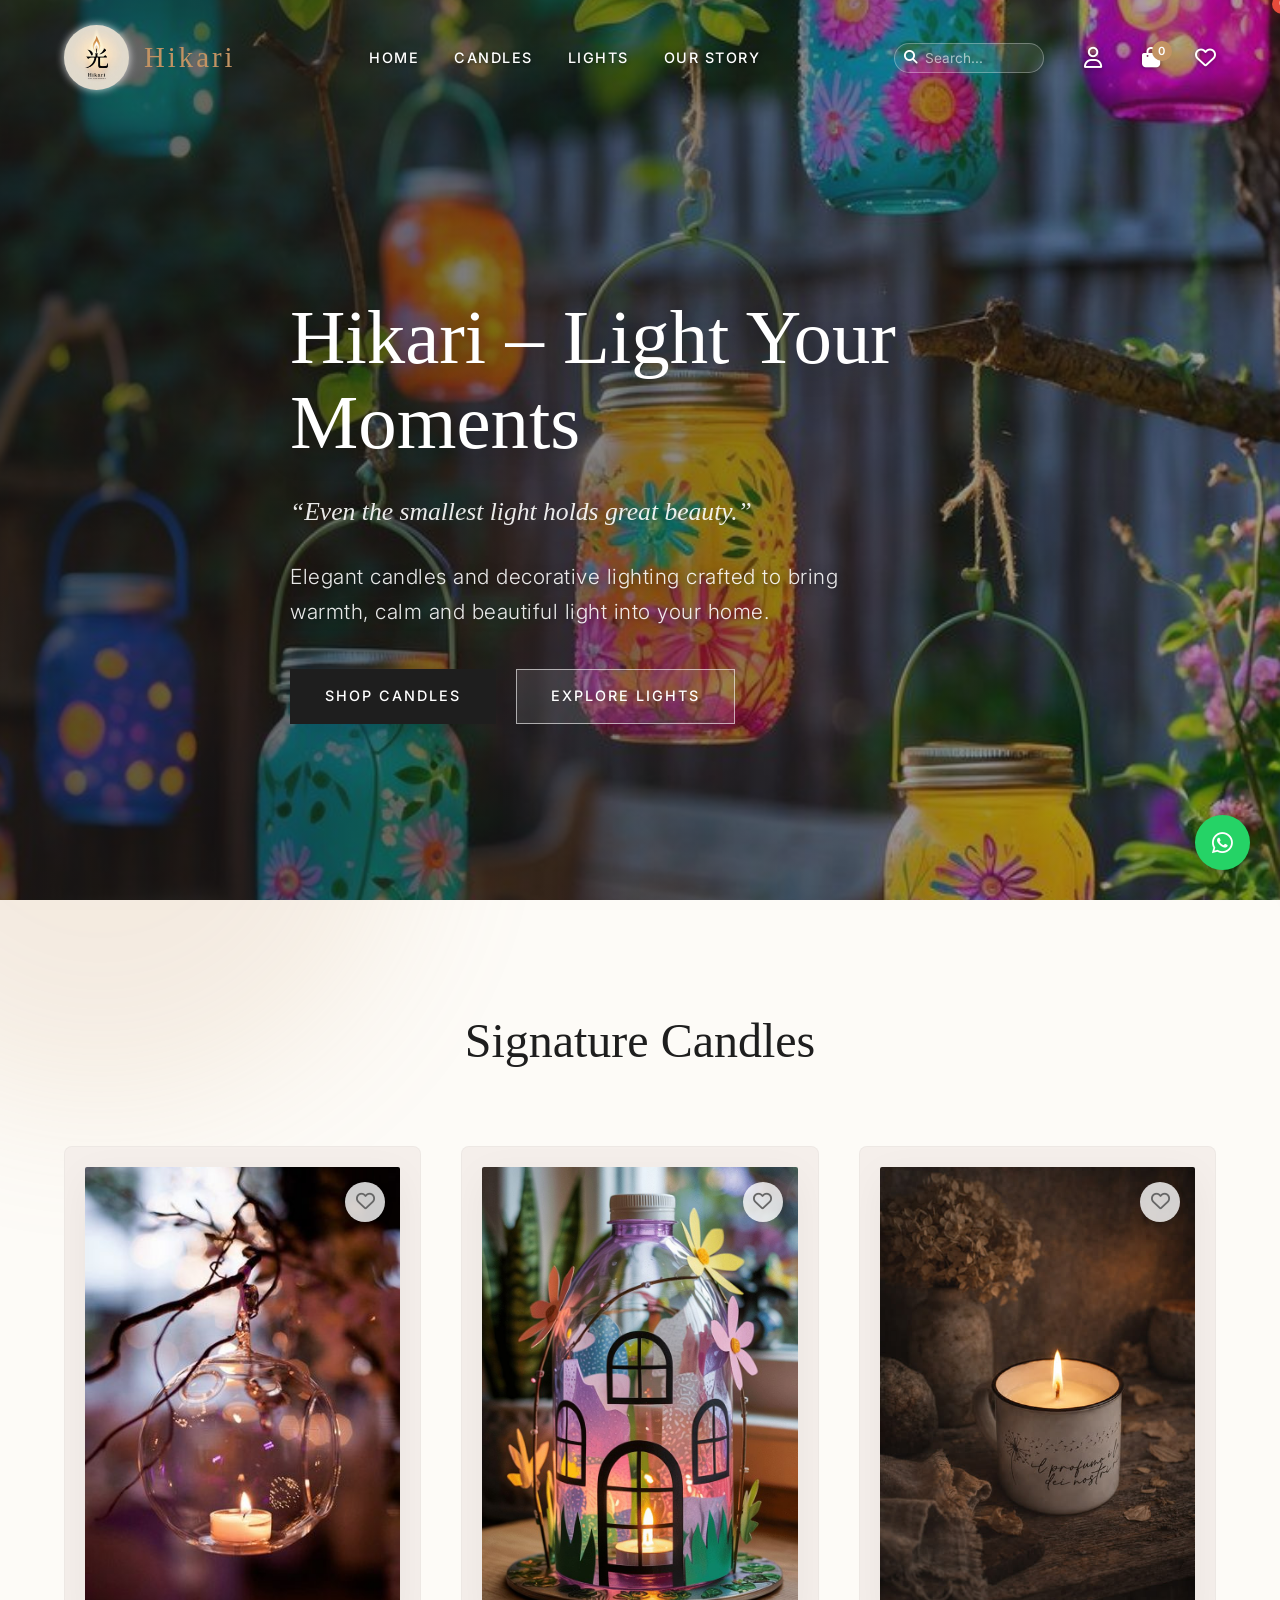
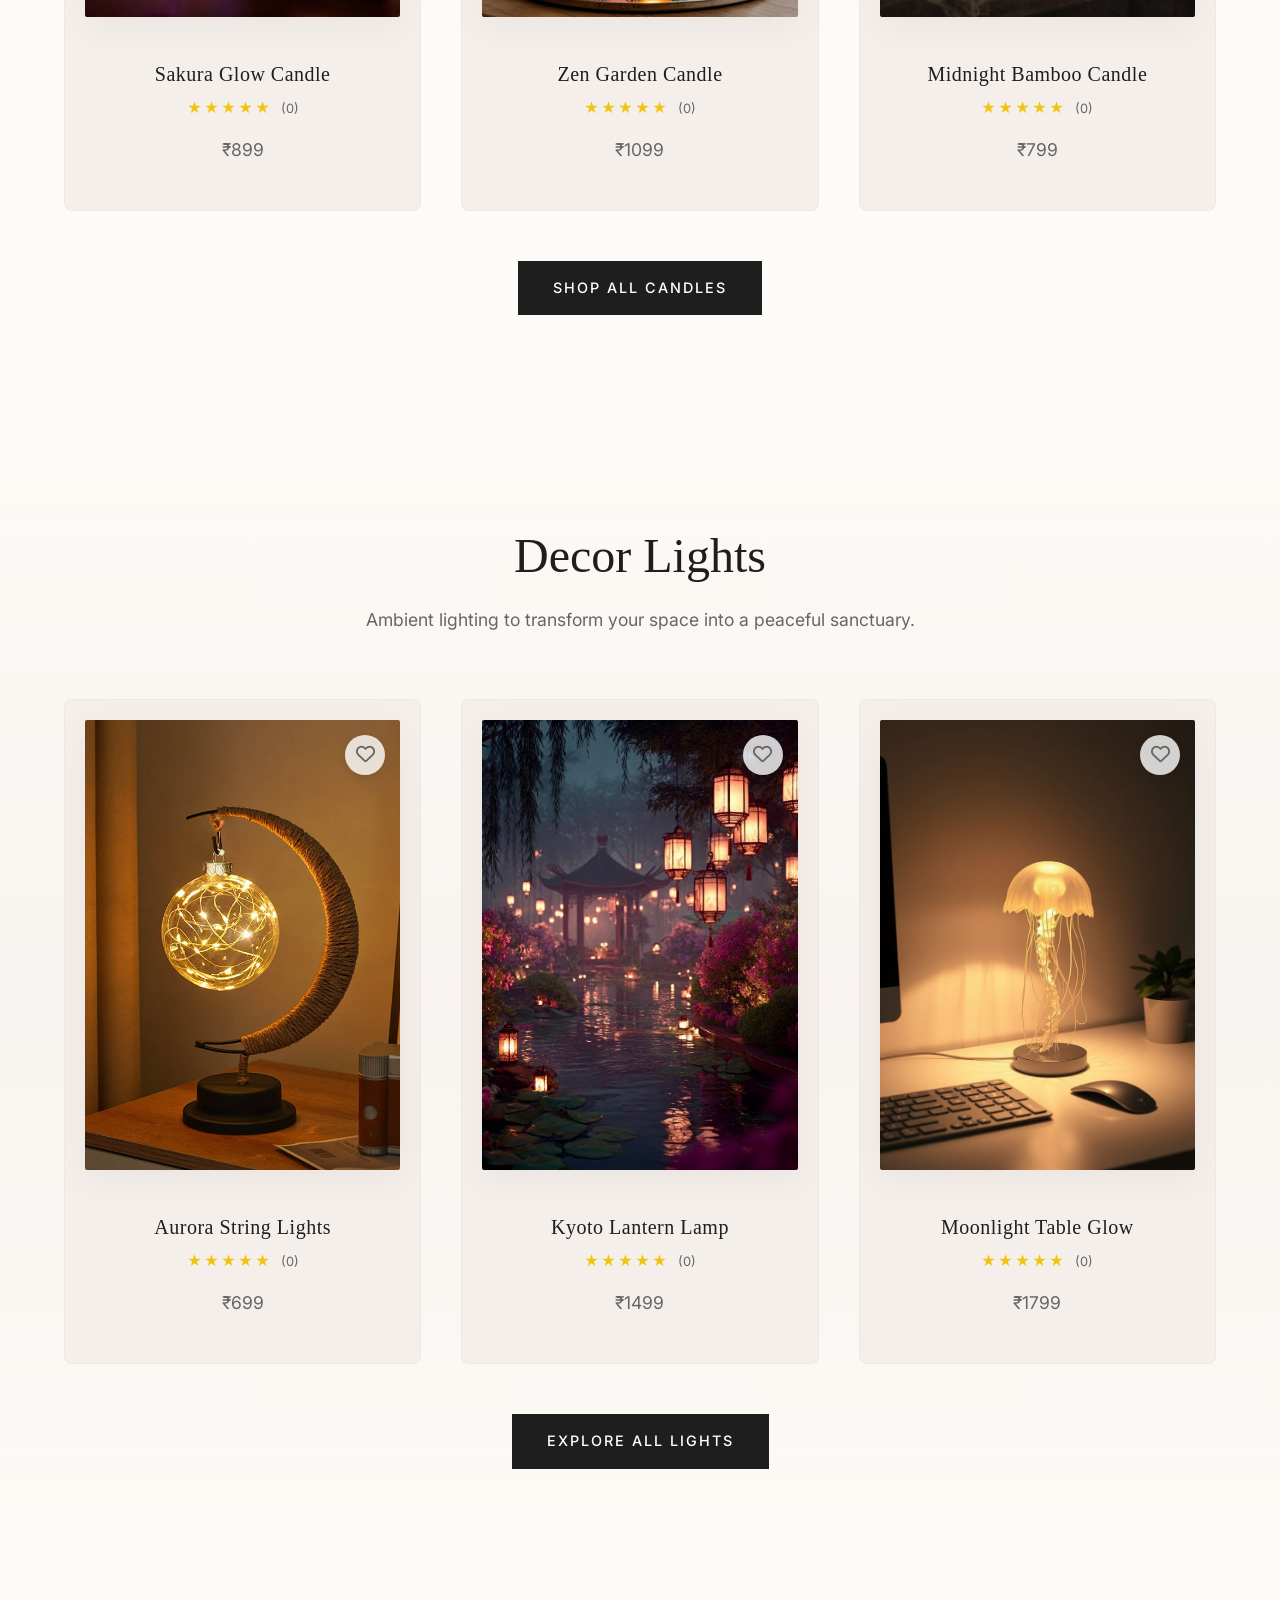
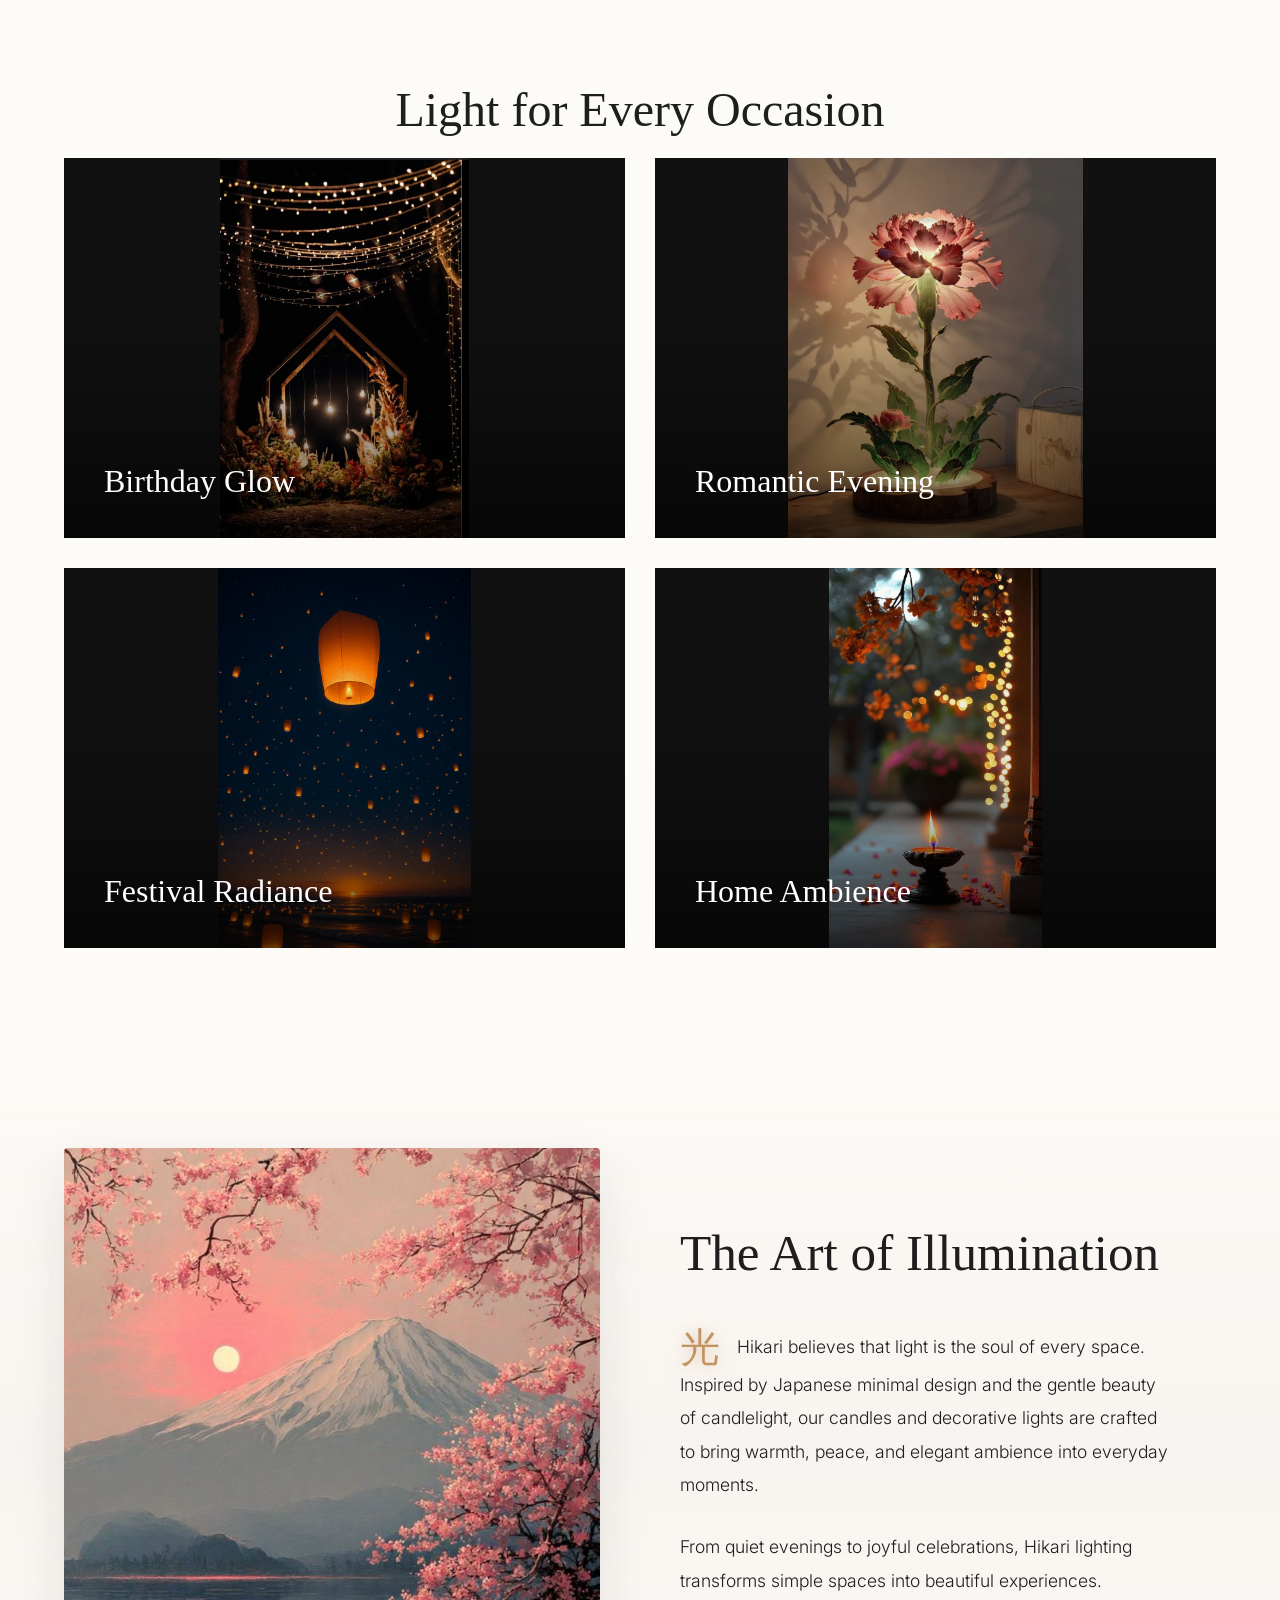
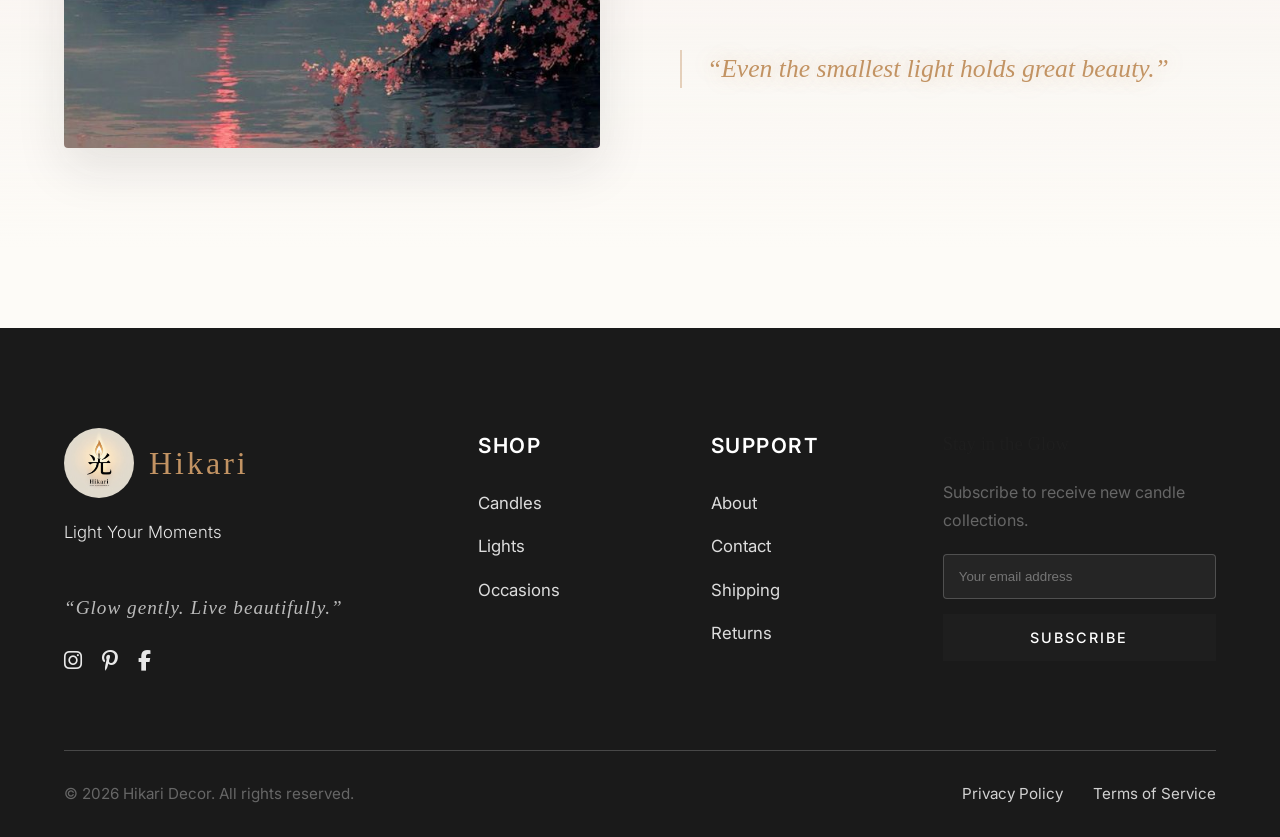
<file: index.html>
<head>
    <meta charset="UTF-8">
    <meta name="viewport" content="width=device-width, initial-scale=1.0">
    <title>Hikari – Light Your Moments</title>
    <!-- Fonts -->
    <link rel="preconnect" href="https://fonts.googleapis.com">
    <link rel="preconnect" href="https://fonts.gstatic.com" crossorigin>
    <link
        href="https://fonts.googleapis.com/css2?family=Cinzel:wght@400;500;600;700&family=Inter:wght@300;400;500;600&display=swap"
        rel="stylesheet">
    <!-- Icons -->
    <link rel="icon" href="images/logo.jpeg">
    <link rel="stylesheet" href="https://cdnjs.cloudflare.com/ajax/libs/font-awesome/6.4.0/css/all.min.css">
    <!-- Styles -->
    <link rel="stylesheet" href="styles.css">
</head>

<body class="luxury-theme">

    <!-- Mini Cart Sidebar -->
    <div class="cart-overlay" id="cartOverlay"></div>
    <div class="cart-sidebar" id="cartSidebar">
        <div class="cart-header">
            <h3>Your Cart</h3>
            <button class="close-cart" id="closeCart" aria-label="Close Cart">
                <i class="fas fa-times"></i>
            </button>
        </div>
        <div class="cart-items" id="cartItemsContainer">
            <!-- Dynamically populated -->
        </div>
        <div class="cart-footer">
            <div class="cart-total">
                <span>Subtotal</span>
                <span>₹1598</span>
            </div>
            <button class="btn btn-outline btn-full" id="continueShopping">Continue Shopping</button>
            <button class="btn btn-primary btn-full checkout-btn">Checkout</button>
        </div>
    </div>

    <!-- Background Effects -->
    <div class="bg-effects">
        <div class="glow-orb orb-1"></div>
        <div class="glow-orb orb-2"></div>
        <div class="glow-orb orb-3"></div>
        <div id="particles-container"></div>
    </div>

    <!-- Sticky Navigation -->
    <nav class="navbar glass-nav" id="navbar">
        <div class="container nav-content">
            <a href="#home" class="logo" id="navLogo"
                style="display: flex; align-items: center; gap: 15px; text-decoration: none; position: relative;">
                <img src="images/logo.jpeg" alt="Hikari Logo" class="nav-logo-img">
                <span class="brand-name title-glow"
                    style="font-family: var(--font-serif); font-size: 1.8rem; font-weight: 500; color: var(--gold-highlight); letter-spacing: 3px; position: relative; z-index: 2;">Hikari</span>
            </a>
            <ul class="nav-links">
                <li><a href="index.html">Home</a></li>
                <li><a href="candles.html">Candles</a></li>
                <li><a href="lights.html">Lights</a></li>
                <li><a href="#about">Our Story</a></li>
            </ul>
            <div class="nav-icons">
                <div class="search-container" style="display: inline-block; position: relative;">
                    <input type="text" id="searchInput" class="search-input" placeholder="Search..." autocomplete="off">
                    <i class="fas fa-search search-icon"></i>
                </div>
                <div class="user-menu-container" style="display: inline-block; position: relative; margin-left:15px; margin-right: 15px;">
                    <a href="#" aria-label="Account" class="user-icon" id="userIcon">
                        <i class="far fa-user"></i>
                    </a>
                    <div class="user-dropdown" id="userDropdown">
                        <ul id="loggedOutMenu">
                            <li><a href="#" id="openLogin">Login</a></li>
                            <li><a href="#" id="openRegister">Register</a></li>
                        </ul>
                        <ul id="loggedInMenu" style="display: none;">
                            <li><span id="userNameDisplay" class="dropdown-header"></span></li>
                            <li><a href="#" id="openOrders">My Orders</a></li>
                            <li id="adminLinkContainer" style="display:none;"><a href="#" id="openAdmin">Admin Panel</a></li>
                            <li><a href="#" id="logoutBtn" style="color:#d9534f;">Logout</a></li>
                        </ul>
                    </div>
                </div>
                <a href="#" aria-label="Cart" class="cart-icon" id="cartOpenBtn">
                    <i class="fas fa-shopping-bag"></i>
                    <span class="cart-count" id="cartBadge">0</span>
                </a>
                <a href="#" aria-label="Wishlist" class="wishlist-nav-icon" id="wishlistOpenBtn" style="margin-left: 10px; font-size: 1.3rem;">
                    <i class="far fa-heart"></i>
                    <span class="cart-count" id="wishlistBadge" style="background:#e74c3c;">0</span>
                </a>
                <button class="mobile-menu-btn" aria-label="Toggle Menu">
                    <i class="fas fa-bars"></i>
                </button>
            </div>
        </div>
    </nav>

    <!-- Hero Section -->
    <section id="home" class="hero luxury-hero hero-navbar-padding">
        <div class="hero-bg luxury-hero-bg"></div>
        <div class="hero-content container fade-in-up">
            <h1 class="hero-title glow-text">Hikari – Light Your Moments</h1>
            <p class="hero-quote"
                style="font-family: var(--font-serif); font-size: 1.6rem; font-style: italic; margin-bottom: 25px; color: rgba(255,255,255,0.9);">
                “Even the smallest light holds great beauty.”</p>
            <p class="hero-subtitle">Elegant candles and decorative lighting crafted to bring warmth, calm and beautiful
                light into your home.</p>
            <div class="hero-actions">
                <a href="candles.html" class="btn btn-primary btn-glow">Shop Candles</a>
                <a href="lights.html" class="btn btn-outline btn-glass">Explore Lights</a>
            </div>
        </div>
    </section>

    <!-- Candles Section -->
    <section id="candles" class="products section-padding">
        <div class="container">
            <div class="section-header text-center block-header" style="position: relative;">
                <h2 class="section-title">Signature Candles</h2>

            </div>
            <div class="product-grid columns-3" id="candles-grid">
                <!-- Products dynamically loaded from products.js -->
            </div>
            <div class="text-center" style="margin-top: 50px;">
                <a href="candles.html" class="btn btn-primary">Shop All Candles</a>
            </div>
        </div>
    </section>

    <!-- Lights Section -->
    <section id="lights" class="products section-padding alt-bg-gradient">
        <div class="container">
            <div class="section-header text-center block-header" style="position: relative;">
                <h2 class="section-title">Decor Lights</h2>
                <p class="section-desc">Ambient lighting to transform your space into a peaceful sanctuary.</p>

            </div>
            <div class="product-grid columns-3" id="lights-grid">
                <!-- Products dynamically loaded from products.js -->
            </div>
            <div class="text-center" style="margin-top: 50px;">
                <a href="lights.html" class="btn btn-primary">Explore All Lights</a>
            </div>
        </div>
    </section>

    <!-- Occasions Section -->
    <section id="occasions" class="occasions section-padding">
        <div class="container">
            <h2 class="section-title text-center">Light for Every Occasion</h2>

            <div class="occasion-grid-4 reveal">
                <!-- Card 1 -->
                <a href="candles.html" class="occasion-card">
                    <img src="images/occasions/bd.jpg" class="occasion-img" alt="Birthday Glow" loading="lazy">
                    <div class="occasion-overlay">
                        <h4>Birthday Glow</h4>
                    </div>
                </a>
                <!-- Card 2 -->
                <a href="candles.html" class="occasion-card">
                    <img src="images/occasions/r1.jpg" class="occasion-img" alt="Romantic Evening" loading="lazy">
                    <div class="occasion-overlay">
                        <h4>Romantic Evening</h4>
                    </div>
                </a>
                <!-- Card 3 -->
                <a href="lights.html" class="occasion-card">
                    <img src="images/occasions/fs.jpg" class="occasion-img" alt="Festival Radiance" loading="lazy">
                    <div class="occasion-overlay">
                        <h4>Festival Radiance</h4>
                    </div>
                </a>
                <!-- Card 4 -->
                <a href="lights.html" class="occasion-card">
                    <img src="images/occasions/hm.jpg" class="occasion-img" alt="Home Ambience" loading="lazy">
                    <div class="occasion-overlay">
                        <h4>Home Ambience</h4>
                    </div>
                </a>
            </div>
        </div>
    </section>

    <!-- About Hikari -->
    <section id="about" class="about section-padding alt-bg-gradient">
        <div class="container">
            <div class="about-grid">
                <div class="about-img reveal">
                    <img src="images/art.jpg" alt="Making of Hikari Candles" loading="lazy">
                </div>
                <div class="about-content reveal" style="transition-delay: 0.2s;">
                    <h2 class="section-title">The Art of Illumination</h2>
                    <p><span class="kanji-highlight">光</span> Hikari believes that light is the soul of every space. Inspired by Japanese minimal design and the gentle beauty of candlelight, our candles and decorative lights are crafted to bring warmth, peace, and elegant ambience into everyday moments.</p>
                    <p>From quiet evenings to joyful celebrations, Hikari lighting transforms simple spaces into beautiful experiences.</p>
                    <blockquote class="about-quote">
                        “Even the smallest light holds great beauty.”
                    </blockquote>
                </div>
            </div>
        </div>
    </section>

    <footer id="contact" class="footer luxury-footer" style="position: relative; overflow: hidden;">
        
        <div class="container footer-grid" style="position: relative; z-index: 1;">
            <div class="footer-brand">
                <a href="#home" class="logo"
                    style="display: flex; align-items: center; gap: 15px; margin-bottom: 20px; text-decoration: none;">
                    <img src="images/logo.jpeg" alt="Hikari Logo" class="footer-logo-img" style="margin-bottom: 0;">
                    <span class="brand-name"
                        style="font-family: var(--font-serif); font-size: 2rem; font-weight: 500; color: var(--gold-highlight); letter-spacing: 3px;">
                        Hikari</span>
                </a>
                <p>Light Your Moments</p>
                <div class="footer-quote brand-name" style="font-family: var(--font-serif); font-style: italic; font-size: 1.2rem; margin-top: 15px; font-weight: 500; letter-spacing: 1px;">
                    “Glow gently. Live beautifully.”
                </div>
                <div class="social-links" style="margin-top: 25px;">
                    <a href="#" aria-label="Instagram"><i class="fab fa-instagram"></i></a>
                    <a href="#" aria-label="Pinterest"><i class="fab fa-pinterest-p"></i></a>
                    <a href="#" aria-label="Facebook"><i class="fab fa-facebook-f"></i></a>
                </div>
            </div>

            <div class="footer-links">
                <h3>Shop</h3>
                <ul>
                    <li><a href="#candles">Candles</a></li>
                    <li><a href="#lights">Lights</a></li>
                    <li><a href="#occasions">Occasions</a></li>
                </ul>
            </div>

            <div class="footer-links">
                <h3>Support</h3>
                <ul>
                    <li><a href="#about">About</a></li>
                    <li><a href="#contact">Contact</a></li>
                    <li><a href="#">Shipping</a></li>
                    <li><a href="#">Returns</a></li>
                </ul>
            </div>

            <div class="footer-newsletter">
                <h3>Stay in the Glow</h3>
                <p>Subscribe to receive new candle collections.</p>
                <form class="newsletter-form"
                    style="display: flex; flex-direction: column; gap: 15px; margin-top: 20px;">
                    <input type="email" placeholder="Your email address"
                        style="padding: 14px 15px; border: 1px solid rgba(255,255,255,0.2); background: rgba(255,255,255,0.05); color: white; border-radius: 4px; outline: none; transition: border-color 0.3s ease;">
                    <button type="submit" class="btn btn-primary"
                        style="padding: 14px 15px; width: 100%; text-align: center;">Subscribe</button>
                </form>
            </div>
        </div>

        <div class="footer-bottom container">
            <p>&copy; 2026 Hikari Decor. All rights reserved.</p>
            <div class="footer-legal">
                <a href="#">Privacy Policy</a>
                <a href="#">Terms of Service</a>
            </div>
        </div>
    </footer>

    <!-- Auth Modals -->
    <div class="modal-overlay" id="loginModal">
        <div class="modal-content luxury-card">
            <button class="close-modal"><i class="fas fa-times"></i></button>
            <h3 class="section-title text-center" style="font-size: 2rem;">Welcome Back</h3>
            <form id="loginForm" class="auth-form">
                <input type="email" id="loginEmail" placeholder="Email Address" required>
                <input type="password" id="loginPassword" placeholder="Password" required>
                <p id="loginError" class="error-msg"></p>
                <button type="submit" class="btn btn-primary btn-full" style="margin-top:10px;">Login</button>
                <p class="text-center" style="margin-top: 15px;">Don't have an account? <a href="#" id="switchToRegister" style="color: var(--gold-highlight);">Register</a></p>
            </form>
        </div>
    </div>

    <div class="modal-overlay" id="registerModal">
        <div class="modal-content luxury-card">
            <button class="close-modal"><i class="fas fa-times"></i></button>
            <h3 class="section-title text-center" style="font-size: 2rem;">Create Account</h3>
            <form id="registerForm" class="auth-form">
                <input type="text" id="regName" placeholder="Full Name" required>
                <input type="email" id="regEmail" placeholder="Email Address" required>
                <input type="tel" id="regPhone" placeholder="Phone Number" required>
                <textarea id="regAddress" placeholder="Delivery Address" required rows="2"></textarea>
                <input type="password" id="regPassword" placeholder="Password" required>
                <p id="regError" class="error-msg"></p>
                <button type="submit" class="btn btn-primary btn-full" style="margin-top:10px;">Register</button>
                <p class="text-center" style="margin-top: 15px;">Already have an account? <a href="#" id="switchToLogin" style="color: var(--gold-highlight);">Login</a></p>
            </form>
        </div>
    </div>

    <!-- Checkout Modal -->
    <div class="modal-overlay" id="checkoutModal">
        <div class="modal-content luxury-card" style="max-width: 600px;">
            <button class="close-modal"><i class="fas fa-times"></i></button>
            <h3 class="section-title text-center" style="font-size: 2rem;">Checkout</h3>
            <div class="checkout-split">
                <div class="checkout-form-area">
                    <form id="checkoutForm" class="auth-form">
                        <input type="text" id="chkName" placeholder="Full Name" required>
                        <input type="tel" id="chkPhone" placeholder="Phone Number" required>
                        <textarea id="chkAddress" placeholder="Delivery Address" required rows="3"></textarea>
                        <button type="submit" class="btn btn-primary btn-full" style="margin-top:10px;">Place Order</button>
                    </form>
                </div>
                <div class="checkout-summary-area" id="checkoutSummaryArea">
                    <!-- dynamically populated -->
                </div>
            </div>
        </div>
    </div>

    <!-- Admin Panel Modal -->
    <div class="modal-overlay" id="adminModal">
        <div class="modal-content luxury-card" style="max-width: 800px; max-height: 80vh; overflow-y: auto;">
            <button class="close-modal"><i class="fas fa-times"></i></button>
            <h3 class="section-title text-center" style="font-size: 2rem;">Admin Dashboard</h3>
            <div class="admin-tabs">
                <button class="admin-tab active" data-tab="users">Users (<span id="adminUserCount">0</span>)</button>
                <button class="admin-tab" data-tab="orders">Orders</button>
                <button class="admin-tab" data-tab="products">Products</button>
            </div>
            
            <div class="admin-tab-content active" id="adminUsers">
                <!-- dynamically populated -->
            </div>
            
            <div class="admin-tab-content" id="adminOrders">
                <!-- dynamically populated -->
            </div>
            
            <div class="admin-tab-content" id="adminProducts">
                <form id="adminAddProductForm" class="auth-form" style="margin-bottom: 20px; padding-bottom: 20px; border-bottom: 1px solid rgba(0,0,0,0.1);">
                    <h4 style="margin-bottom: 10px;">Add New Product</h4>
                    <input type="text" id="addProductName" placeholder="Product Name" required>
                    <input type="number" id="addProductPrice" placeholder="Price (₹)" required>
                    <select id="addProductCategory" style="padding: 12px 15px; border: 1px solid rgba(0,0,0,0.1); background: rgba(255,255,255,0.7); outline:none; border-radius:4px; width:100%; font-family:var(--font-sans);" required>
                        <option value="candles">Candles</option>
                        <option value="lights">Lights</option>
                    </select>
                    <input type="text" id="addProductImage" placeholder="Image URL (e.g. images/candles/c1.jpg)" required>
                    <button type="submit" class="btn btn-primary" style="margin-top:10px;">Add Product</button>
                </form>
                <div id="adminProductsList">
                    <!-- dynamically populated -->
                </div>
            </div>
        </div>
    </div>
    
    <!-- Profile / Orders Modal -->
    <div class="modal-overlay" id="ordersModal">
        <div class="modal-content luxury-card" style="max-width: 600px; max-height: 80vh; overflow-y: auto;">
            <button class="close-modal"><i class="fas fa-times"></i></button>
            <h3 class="section-title text-center" style="font-size: 2rem;">My Orders</h3>
            <div id="userOrdersList">
                <!-- dynamically populated -->
            </div>
        </div>
    </div>

    <!-- Quick View Modal -->
    <div class="modal-overlay" id="quickViewModal">
        <div class="modal-content luxury-card" style="max-width: 800px; padding: 0; overflow: hidden;">
            <button class="close-modal" style="z-index: 10; background: rgba(255,255,255,0.7); border-radius: 50%; width: 35px; height: 35px; display: flex; align-items: center; justify-content: center;"><i class="fas fa-times"></i></button>
            <div class="quick-view-split" style="display: grid; grid-template-columns: 1fr 1fr;">
                <div class="qv-img-side" style="height: 100%; min-height: 400px; background-size: cover; background-position: center;" id="qvImage"></div>
                <div class="qv-content-side" style="padding: 40px; display: flex; flex-direction: column; justify-content: center;">
                    <h3 class="section-title" id="qvName" style="font-size: 2rem; margin-bottom: 5px;">Product</h3>
                    <div class="product-rating" id="qvRating" style="margin-bottom: 15px;">
                        <span class="stars">★★★★★</span> <span class="rating-count">(0)</span>
                    </div>
                    <p class="product-price" id="qvPrice" style="font-size: 1.4rem; color: var(--gold-highlight); margin-bottom: 20px;">₹0</p>
                    <p id="qvDesc" style="color: var(--text-muted); line-height: 1.6; margin-bottom: 30px;">Description goes here.</p>
                    <button class="btn btn-primary btn-full" id="qvAddToCartBtn">Add to Cart</button>
                </div>
            </div>
        </div>
    </div>
    
    <!-- Wishlist Modal -->
    <div class="modal-overlay" id="wishlistModal">
        <div class="modal-content luxury-card" style="max-width: 600px; max-height: 80vh; overflow-y: auto;">
            <button class="close-modal"><i class="fas fa-times"></i></button>
            <h3 class="section-title text-center" style="font-size: 2rem;">My Wishlist</h3>
            <div id="wishlistContainer" style="margin-top: 20px;">
                <!-- dynamically populated -->
            </div>
        </div>
    </div>

    <!-- Floating Widgets -->
    <div class="floating-widgets">
        <button class="floating-btn back-to-top" id="backToTop" aria-label="Back to Top">
            <i class="fas fa-chevron-up"></i>
        </button>
        <a href="https://wa.me/919999999999?text=Hello%20I%20am%20interested%20in%20Hikari%20candles" class="floating-btn whatsapp-btn" aria-label="Chat to Order"
            title="Chat to Order" target="_blank">
            <i class="fab fa-whatsapp"></i>
            <span class="tooltip">Chat to Order</span>
        </a>
    </div>

    <script src="script.js"></script>
</body>

</html>
</file>
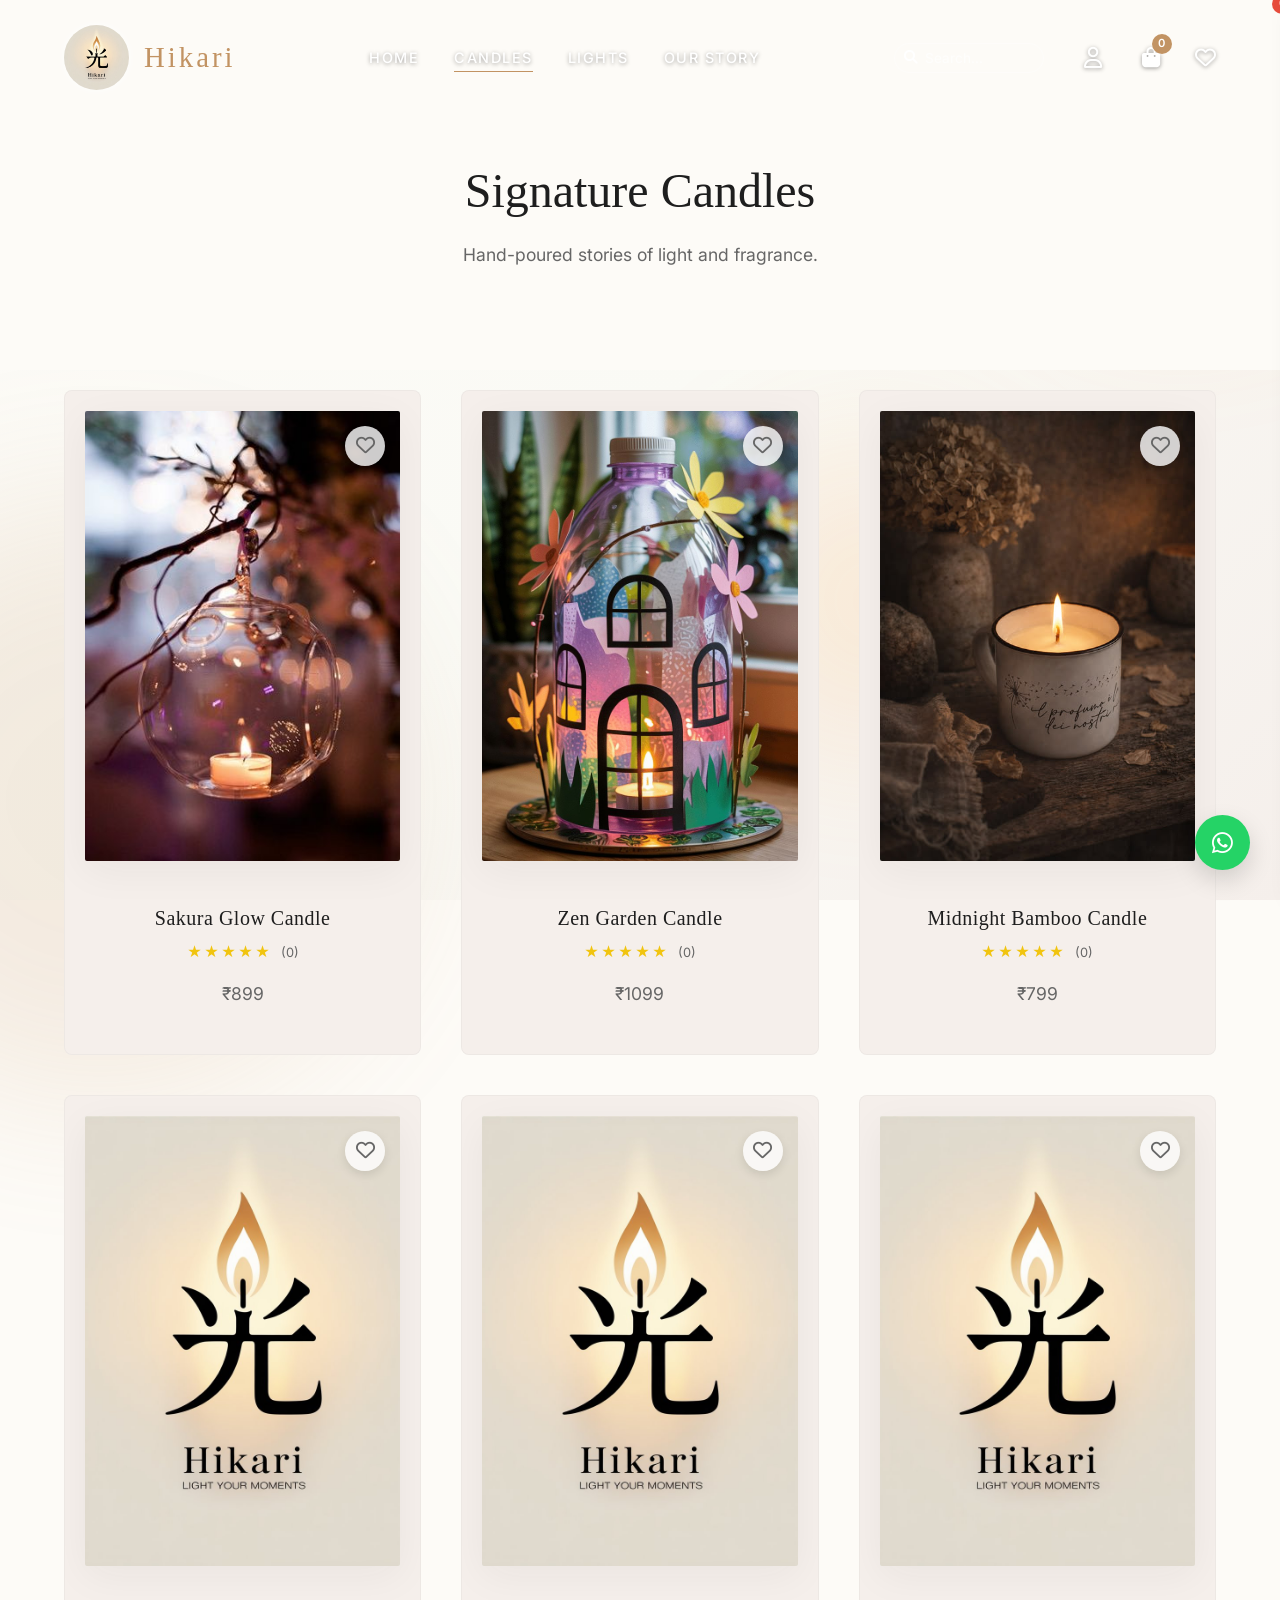
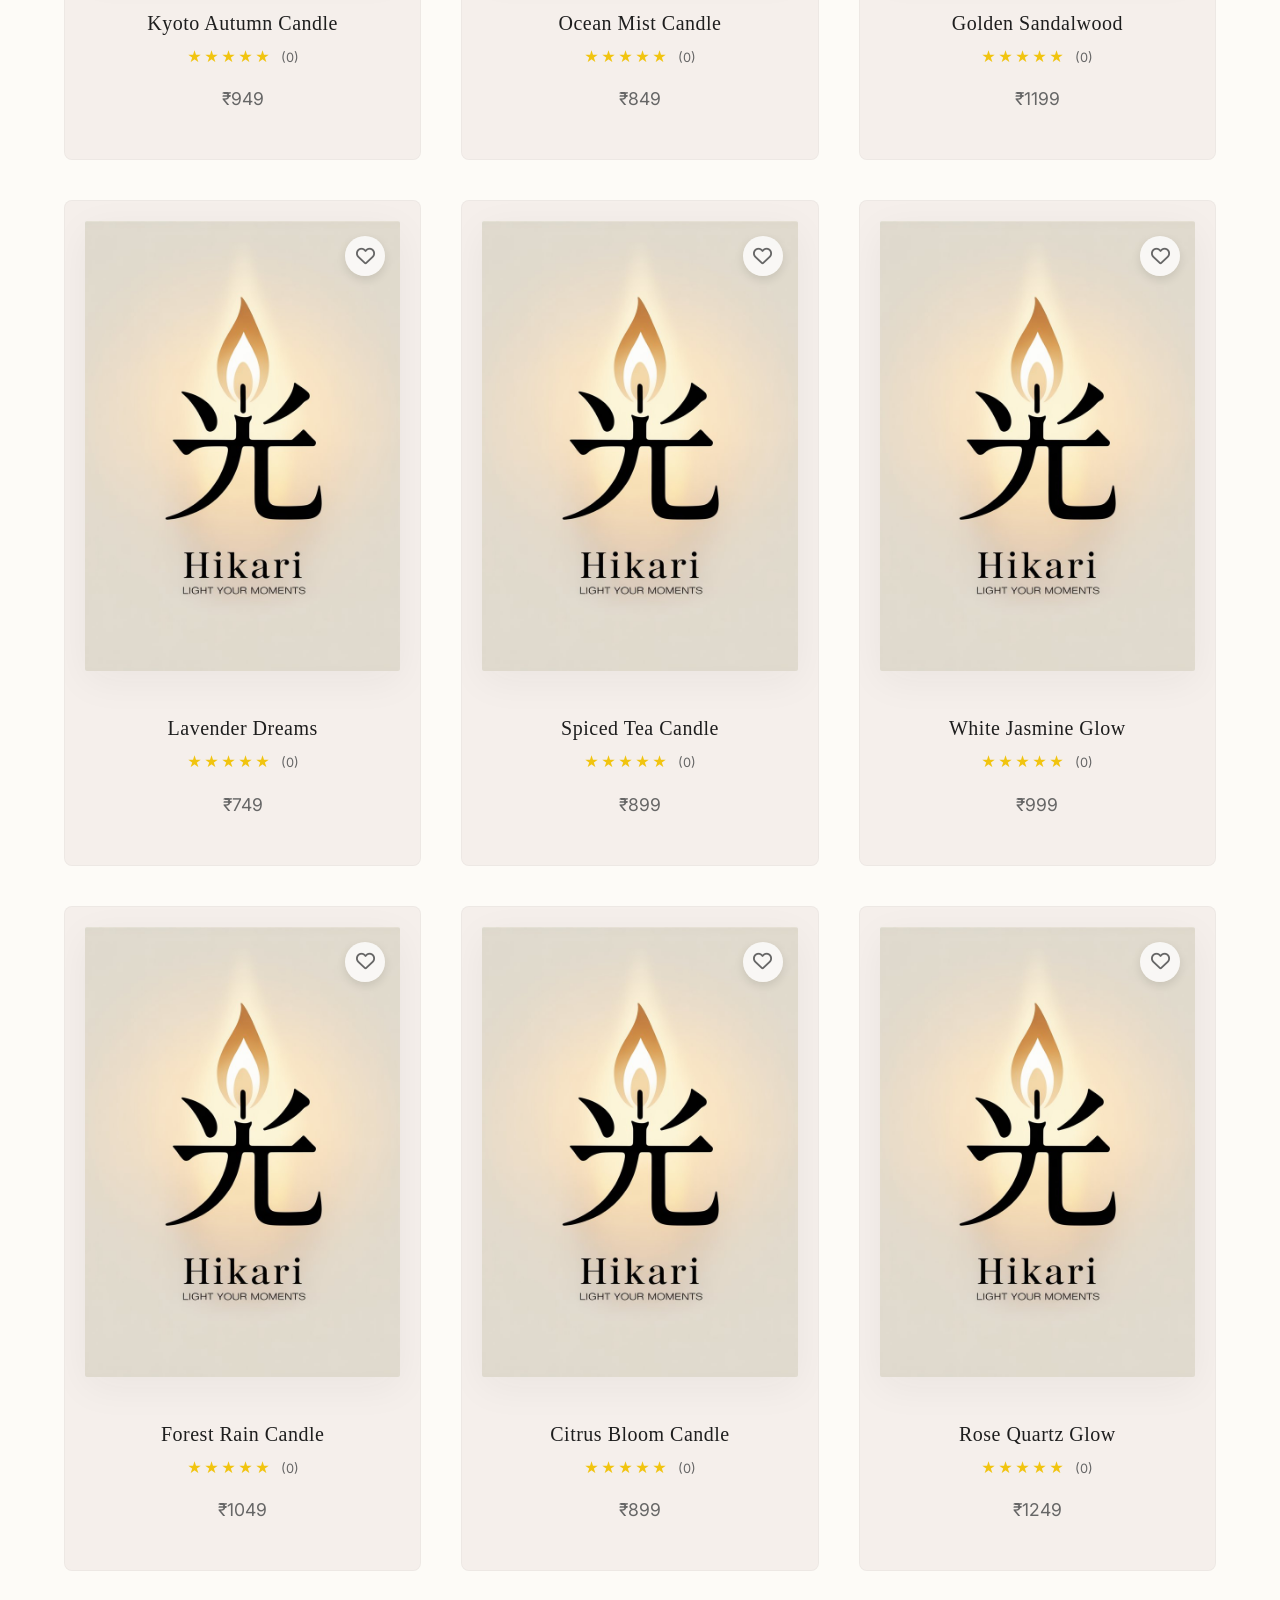
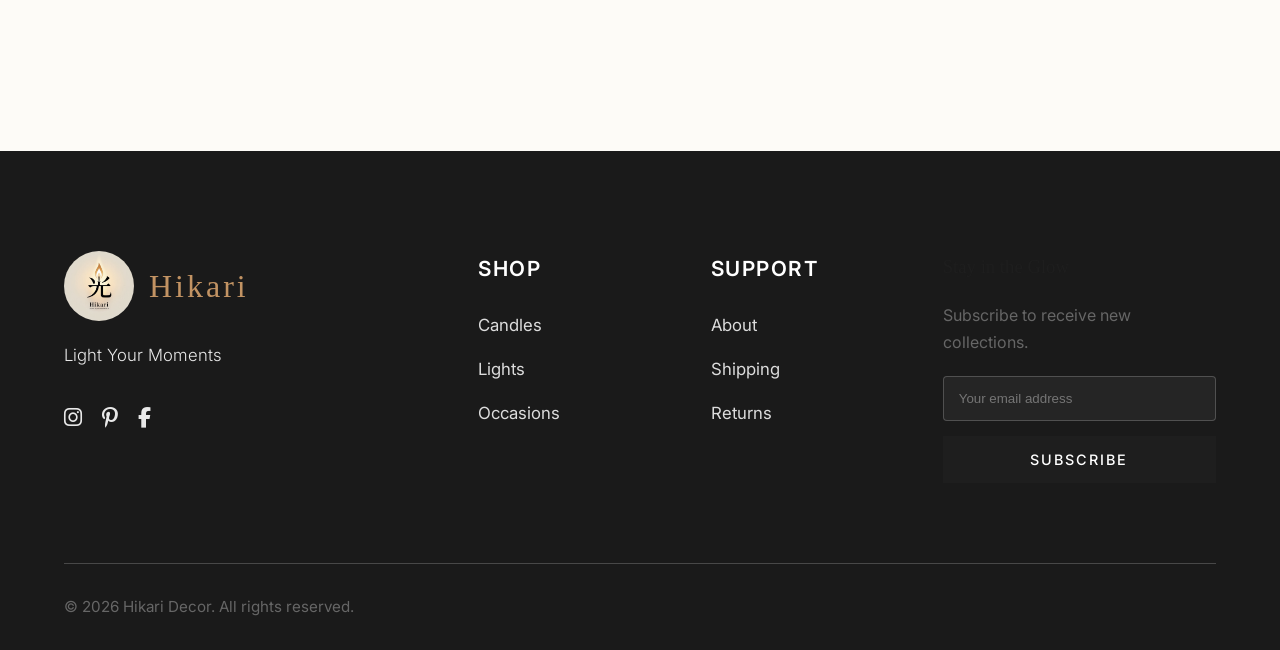
<file: candles.html>
<!DOCTYPE html>
<html lang="en">
<head>
    <meta charset="UTF-8">
    <meta name="viewport" content="width=device-width, initial-scale=1.0">
    <title>Signature Candles | Hikari – Light Your Moments</title>
    <!-- Fonts -->
    <link rel="preconnect" href="https://fonts.googleapis.com">
    <link rel="preconnect" href="https://fonts.gstatic.com" crossorigin>
    <link href="https://fonts.googleapis.com/css2?family=Cinzel:wght@400;500;600;700&family=Inter:wght@300;400;500;600&display=swap" rel="stylesheet">
    <!-- Icons -->
    <link rel="icon" href="images/logo.jpeg">
    <link rel="stylesheet" href="https://cdnjs.cloudflare.com/ajax/libs/font-awesome/6.4.0/css/all.min.css">
    <!-- Styles -->
    <link rel="stylesheet" href="styles.css">
</head>

<body class="luxury-theme">

    <!-- Mini Cart Sidebar -->
    <div class="cart-overlay" id="cartOverlay"></div>
    <div class="cart-sidebar" id="cartSidebar">
        <div class="cart-header">
            <h3>Your Cart</h3>
            <button class="close-cart" id="closeCart" aria-label="Close Cart">
                <i class="fas fa-times"></i>
            </button>
        </div>
        <div class="cart-items" id="cartItemsContainer">
            <!-- Dynamically populated -->
        </div>
        <div class="cart-footer">
            <div class="cart-total">
                <span>Subtotal</span>
                <span>₹0</span>
            </div>
            <button class="btn btn-outline btn-full" id="continueShopping">Continue Shopping</button>
            <button class="btn btn-primary btn-full checkout-btn">Checkout</button>
        </div>
    </div>

    <!-- Background Effects -->
    <div class="bg-effects">
        <div class="glow-orb orb-1"></div>
        <div class="glow-orb orb-2"></div>
        <div class="glow-orb orb-3"></div>
        <div id="particles-container"></div>
    </div>

    <!-- Sticky Navigation -->
    <nav class="navbar glass-nav scrolled" id="navbar">
        <div class="container nav-content">
            <a href="index.html" class="logo" id="navLogo"
                style="display: flex; align-items: center; gap: 15px; text-decoration: none; position: relative;">
                <img src="images/logo.jpeg" alt="Hikari Logo" class="nav-logo-img">
                <span class="brand-name title-glow"
                    style="font-family: var(--font-serif); font-size: 1.8rem; font-weight: 500; color: var(--gold-highlight); letter-spacing: 3px; position: relative; z-index: 2;">Hikari</span>
            </a>
            <ul class="nav-links">
                <li><a href="index.html">Home</a></li>
                <li><a href="candles.html" class="active">Candles</a></li>
                <li><a href="lights.html">Lights</a></li>
                <li><a href="index.html#about">Our Story</a></li>
            </ul>
            <div class="nav-icons">
                <div class="search-container" style="display: inline-block; position: relative;">
                    <input type="text" id="searchInput" class="search-input" placeholder="Search..." autocomplete="off">
                    <i class="fas fa-search search-icon"></i>
                </div>
                <div class="user-menu-container" style="display: inline-block; position: relative; margin-left:15px; margin-right: 15px;">
                    <a href="#" aria-label="Account" class="user-icon" id="userIcon">
                        <i class="far fa-user"></i>
                    </a>
                    <div class="user-dropdown" id="userDropdown">
                        <ul id="loggedOutMenu">
                            <li><a href="#" id="openLogin">Login</a></li>
                            <li><a href="#" id="openRegister">Register</a></li>
                        </ul>
                        <ul id="loggedInMenu" style="display: none;">
                            <li><span id="userNameDisplay" class="dropdown-header"></span></li>
                            <li><a href="#" id="openOrders">My Orders</a></li>
                            <li id="adminLinkContainer" style="display:none;"><a href="#" id="openAdmin">Admin Panel</a></li>
                            <li><a href="#" id="logoutBtn" style="color:#d9534f;">Logout</a></li>
                        </ul>
                    </div>
                </div>
                <a href="#" aria-label="Cart" class="cart-icon" id="cartOpenBtn">
                    <i class="fas fa-shopping-bag"></i>
                    <span class="cart-count" id="cartBadge">0</span>
                </a>
                <a href="#" aria-label="Wishlist" class="wishlist-nav-icon" id="wishlistOpenBtn" style="margin-left: 10px; font-size: 1.3rem;">
                    <i class="far fa-heart"></i>
                    <span class="cart-count" id="wishlistBadge" style="background:#e74c3c;">0</span>
                </a>
                <button class="mobile-menu-btn" aria-label="Toggle Menu">
                    <i class="fas fa-bars"></i>
                </button>
            </div>
        </div>
    </nav>

    <!-- Header Section -->
    <header class="section-padding" style="padding-top: 150px; text-align: center; background: var(--bg-cream);">
        <div class="container fade-in-up">
            <h1 class="section-title">Signature Candles</h1>
            <p class="section-desc">Hand-poured stories of light and fragrance.</p>
        </div>
    </header>



    <!-- Product Grid -->
    <section class="products section-padding" style="padding-top: 20px;">
        <div class="container">
            <div class="product-grid columns-3" id="candles-grid">
                <!-- Dynamically loaded -->
            </div>
        </div>
    </section>

    <!-- Same Footer as Index -->
    <footer id="contact" class="footer luxury-footer" style="position: relative; overflow: hidden;">
        <div class="container footer-grid" style="position: relative; z-index: 1;">
            <div class="footer-brand">
                <a href="index.html" class="logo"
                    style="display: flex; align-items: center; gap: 15px; margin-bottom: 20px; text-decoration: none;">
                    <img src="images/logo.jpeg" alt="Hikari Logo" class="footer-logo-img" style="margin-bottom: 0;">
                    <span class="brand-name"
                        style="font-family: var(--font-serif); font-size: 2rem; font-weight: 500; color: var(--gold-highlight); letter-spacing: 3px;">
                        Hikari</span>
                </a>
                <p>Light Your Moments</p>
                <div class="social-links" style="margin-top: 25px;">
                    <a href="#" aria-label="Instagram"><i class="fab fa-instagram"></i></a>
                    <a href="#" aria-label="Pinterest"><i class="fab fa-pinterest-p"></i></a>
                    <a href="#" aria-label="Facebook"><i class="fab fa-facebook-f"></i></a>
                </div>
            </div>
            <div class="footer-links">
                <h3>Shop</h3>
                <ul>
                    <li><a href="candles.html">Candles</a></li>
                    <li><a href="lights.html">Lights</a></li>
                    <li><a href="index.html#occasions">Occasions</a></li>
                </ul>
            </div>
            <div class="footer-links">
                <h3>Support</h3>
                <ul>
                    <li><a href="index.html#about">About</a></li>
                    <li><a href="#">Shipping</a></li>
                    <li><a href="#">Returns</a></li>
                </ul>
            </div>
            <div class="footer-newsletter">
                <h3>Stay in the Glow</h3>
                <p>Subscribe to receive new collections.</p>
                <form class="newsletter-form" style="display: flex; flex-direction: column; gap: 15px; margin-top: 20px;">
                    <input type="email" placeholder="Your email address" style="padding: 14px 15px; border: 1px solid rgba(255,255,255,0.2); background: rgba(255,255,255,0.05); color: white; border-radius: 4px; outline: none;">
                    <button type="submit" class="btn btn-primary">Subscribe</button>
                </form>
            </div>
        </div>
        <div class="footer-bottom container">
            <p>&copy; 2026 Hikari Decor. All rights reserved.</p>
        </div>
    </footer>

    <!-- All Modals from Index -->
    <div class="modal-overlay" id="loginModal">
        <div class="modal-content luxury-card">
            <button class="close-modal"><i class="fas fa-times"></i></button>
            <h3 class="section-title text-center" style="font-size: 2rem;">Welcome Back</h3>
            <form id="loginForm" class="auth-form">
                <input type="email" id="loginEmail" placeholder="Email Address" required>
                <input type="password" id="loginPassword" placeholder="Password" required>
                <p id="loginError" class="error-msg"></p>
                <button type="submit" class="btn btn-primary btn-full" style="margin-top:10px;">Login</button>
                <p class="text-center" style="margin-top: 15px;">Don't have an account? <a href="#" id="switchToRegister" style="color: var(--gold-highlight);">Register</a></p>
            </form>
        </div>
    </div>
    <div class="modal-overlay" id="registerModal">
        <div class="modal-content luxury-card">
            <button class="close-modal"><i class="fas fa-times"></i></button>
            <h3 class="section-title text-center" style="font-size: 2rem;">Create Account</h3>
            <form id="registerForm" class="auth-form">
                <input type="text" id="regName" placeholder="Full Name" required>
                <input type="email" id="regEmail" placeholder="Email Address" required>
                <input type="tel" id="regPhone" placeholder="Phone Number" required>
                <textarea id="regAddress" placeholder="Delivery Address" required rows="2"></textarea>
                <input type="password" id="regPassword" placeholder="Password" required>
                <p id="regError" class="error-msg"></p>
                <button type="submit" class="btn btn-primary btn-full" style="margin-top:10px;">Register</button>
                <p class="text-center" style="margin-top: 15px;">Already have an account? <a href="#" id="switchToLogin" style="color: var(--gold-highlight);">Login</a></p>
            </form>
        </div>
    </div>
    <div class="modal-overlay" id="checkoutModal">
        <div class="modal-content luxury-card" style="max-width: 600px;">
            <button class="close-modal"><i class="fas fa-times"></i></button>
            <h3 class="section-title text-center" style="font-size: 2rem;">Checkout</h3>
            <div class="checkout-split">
                <div class="checkout-form-area">
                    <form id="checkoutForm" class="auth-form">
                        <input type="text" id="chkName" placeholder="Full Name" required>
                        <input type="tel" id="chkPhone" placeholder="Phone Number" required>
                        <textarea id="chkAddress" placeholder="Delivery Address" required rows="3"></textarea>
                        <button type="submit" class="btn btn-primary btn-full" style="margin-top:10px;">Place Order</button>
                    </form>
                </div>
                <div class="checkout-summary-area" id="checkoutSummaryArea"></div>
            </div>
        </div>
    </div>
    <div class="modal-overlay" id="adminModal">
        <div class="modal-content luxury-card" style="max-width: 800px; max-height: 80vh; overflow-y: auto;">
            <button class="close-modal"><i class="fas fa-times"></i></button>
            <h3 class="section-title text-center" style="font-size: 2rem;">Admin Dashboard</h3>
            <div class="admin-tabs">
                <button class="admin-tab active" data-tab="users">Users (<span id="adminUserCount">0</span>)</button>
                <button class="admin-tab" data-tab="orders">Orders</button>
                <button class="admin-tab" data-tab="products">Products</button>
            </div>
            <div class="admin-tab-content active" id="adminUsers"></div>
            <div class="admin-tab-content" id="adminOrders"></div>
            <div class="admin-tab-content" id="adminProducts">
                <form id="adminAddProductForm" class="auth-form" style="margin-bottom: 20px; padding-bottom: 20px; border-bottom: 1px solid rgba(0,0,0,0.1);">
                    <h4 style="margin-bottom: 10px;">Add New Product</h4>
                    <input type="text" id="addProductName" placeholder="Product Name" required>
                    <input type="number" id="addProductPrice" placeholder="Price (₹)" required>
                    <select id="addProductCategory" style="padding: 12px 15px; border: 1px solid rgba(0,0,0,0.1); background: rgba(255,255,255,0.7); outline:none; border-radius:4px; width:100%; font-family:var(--font-sans);" required>
                        <option value="candles">Candles</option>
                        <option value="lights">Lights</option>
                    </select>
                    <input type="text" id="addProductImage" placeholder="Image URL" required>
                    <button type="submit" class="btn btn-primary" style="margin-top:10px;">Add Product</button>
                </form>
                <div id="adminProductsList"></div>
            </div>
        </div>
    </div>
    <div class="modal-overlay" id="ordersModal">
        <div class="modal-content luxury-card" style="max-width: 600px; max-height: 80vh; overflow-y: auto;">
            <button class="close-modal"><i class="fas fa-times"></i></button>
            <h3 class="section-title text-center" style="font-size: 2rem;">My Orders</h3>
            <div id="userOrdersList"></div>
        </div>
    </div>
    <div class="modal-overlay" id="quickViewModal">
        <div class="modal-content luxury-card" style="max-width: 800px; padding: 0; overflow: hidden;">
            <button class="close-modal" style="z-index: 10; background: rgba(255,255,255,0.7); border-radius: 50%; width: 35px; height: 35px; display: flex; align-items: center; justify-content: center;"><i class="fas fa-times"></i></button>
            <div class="quick-view-split" style="display: grid; grid-template-columns: 1fr 1fr;">
                <div class="qv-img-side" style="height: 100%; min-height: 400px; background-size: cover; background-position: center;" id="qvImage"></div>
                <div class="qv-content-side" style="padding: 40px; display: flex; flex-direction: column; justify-content: center;">
                    <h3 class="section-title" id="qvName" style="font-size: 2rem; margin-bottom: 5px;">Product</h3>
                    <div class="product-rating" id="qvRating" style="margin-bottom: 15px;">
                        <span class="stars">★★★★★</span> <span class="rating-count">(0)</span>
                    </div>
                    <p class="product-price" id="qvPrice" style="font-size: 1.4rem; color: var(--gold-highlight); margin-bottom: 20px;">₹0</p>
                    <p id="qvDesc" style="color: var(--text-muted); line-height: 1.6; margin-bottom: 30px;">Description.</p>
                    <button class="btn btn-primary btn-full" id="qvAddToCartBtn">Add to Cart</button>
                </div>
            </div>
        </div>
    </div>
    <div class="modal-overlay" id="wishlistModal">
        <div class="modal-content luxury-card" style="max-width: 600px; max-height: 80vh; overflow-y: auto;">
            <button class="close-modal"><i class="fas fa-times"></i></button>
            <h3 class="section-title text-center" style="font-size: 2rem;">My Wishlist</h3>
            <div id="wishlistContainer" style="margin-top: 20px;"></div>
        </div>
    </div>

    <!-- Floating Widgets -->
    <div class="floating-widgets">
        <button class="floating-btn back-to-top" id="backToTop" aria-label="Back to Top">
            <i class="fas fa-chevron-up"></i>
        </button>
        <a href="https://wa.me/919999999999?text=Hello%20I%20am%20interested%20in%20Hikari%20candles" class="floating-btn whatsapp-btn" aria-label="Chat to Order"
            title="Chat to Order" target="_blank">
            <i class="fab fa-whatsapp"></i>
            <span class="tooltip">Chat to Order</span>
        </a>
    </div>

    <script src="script.js"></script>
</body>
</html>
</file>
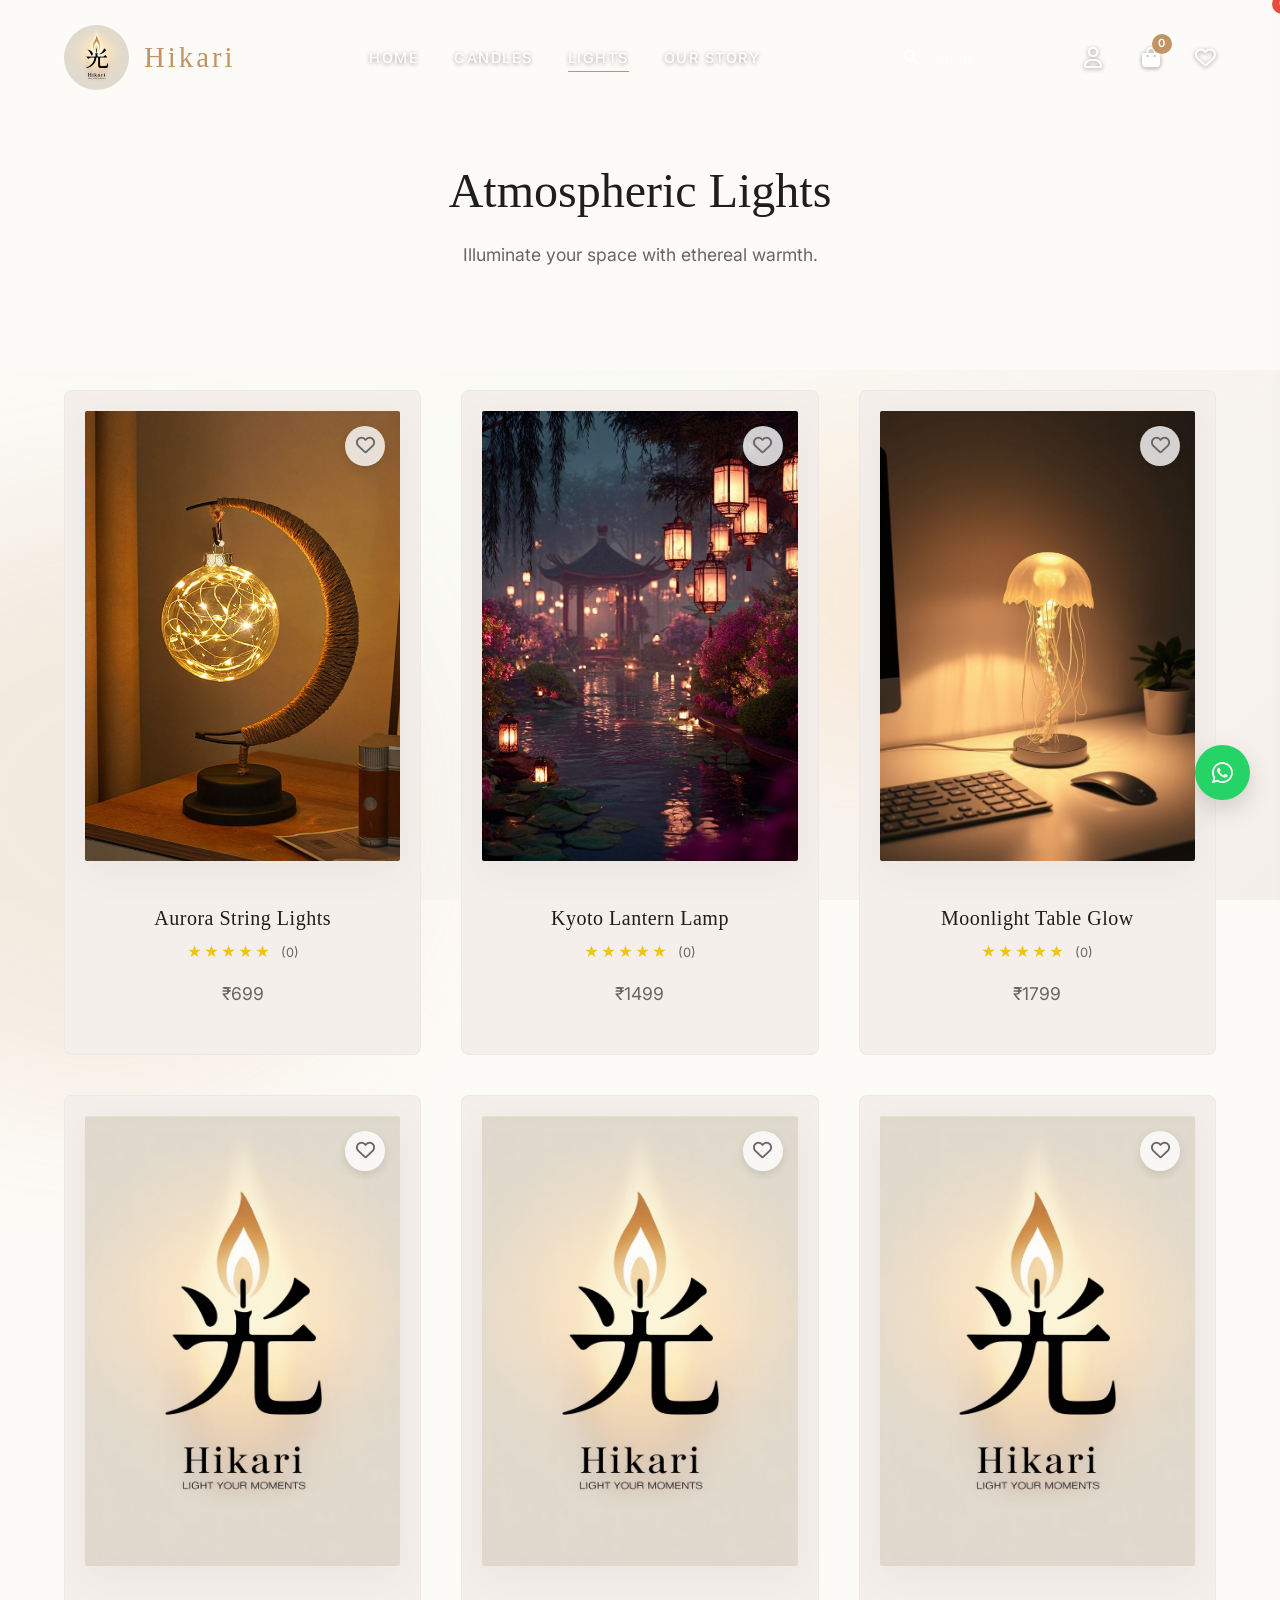
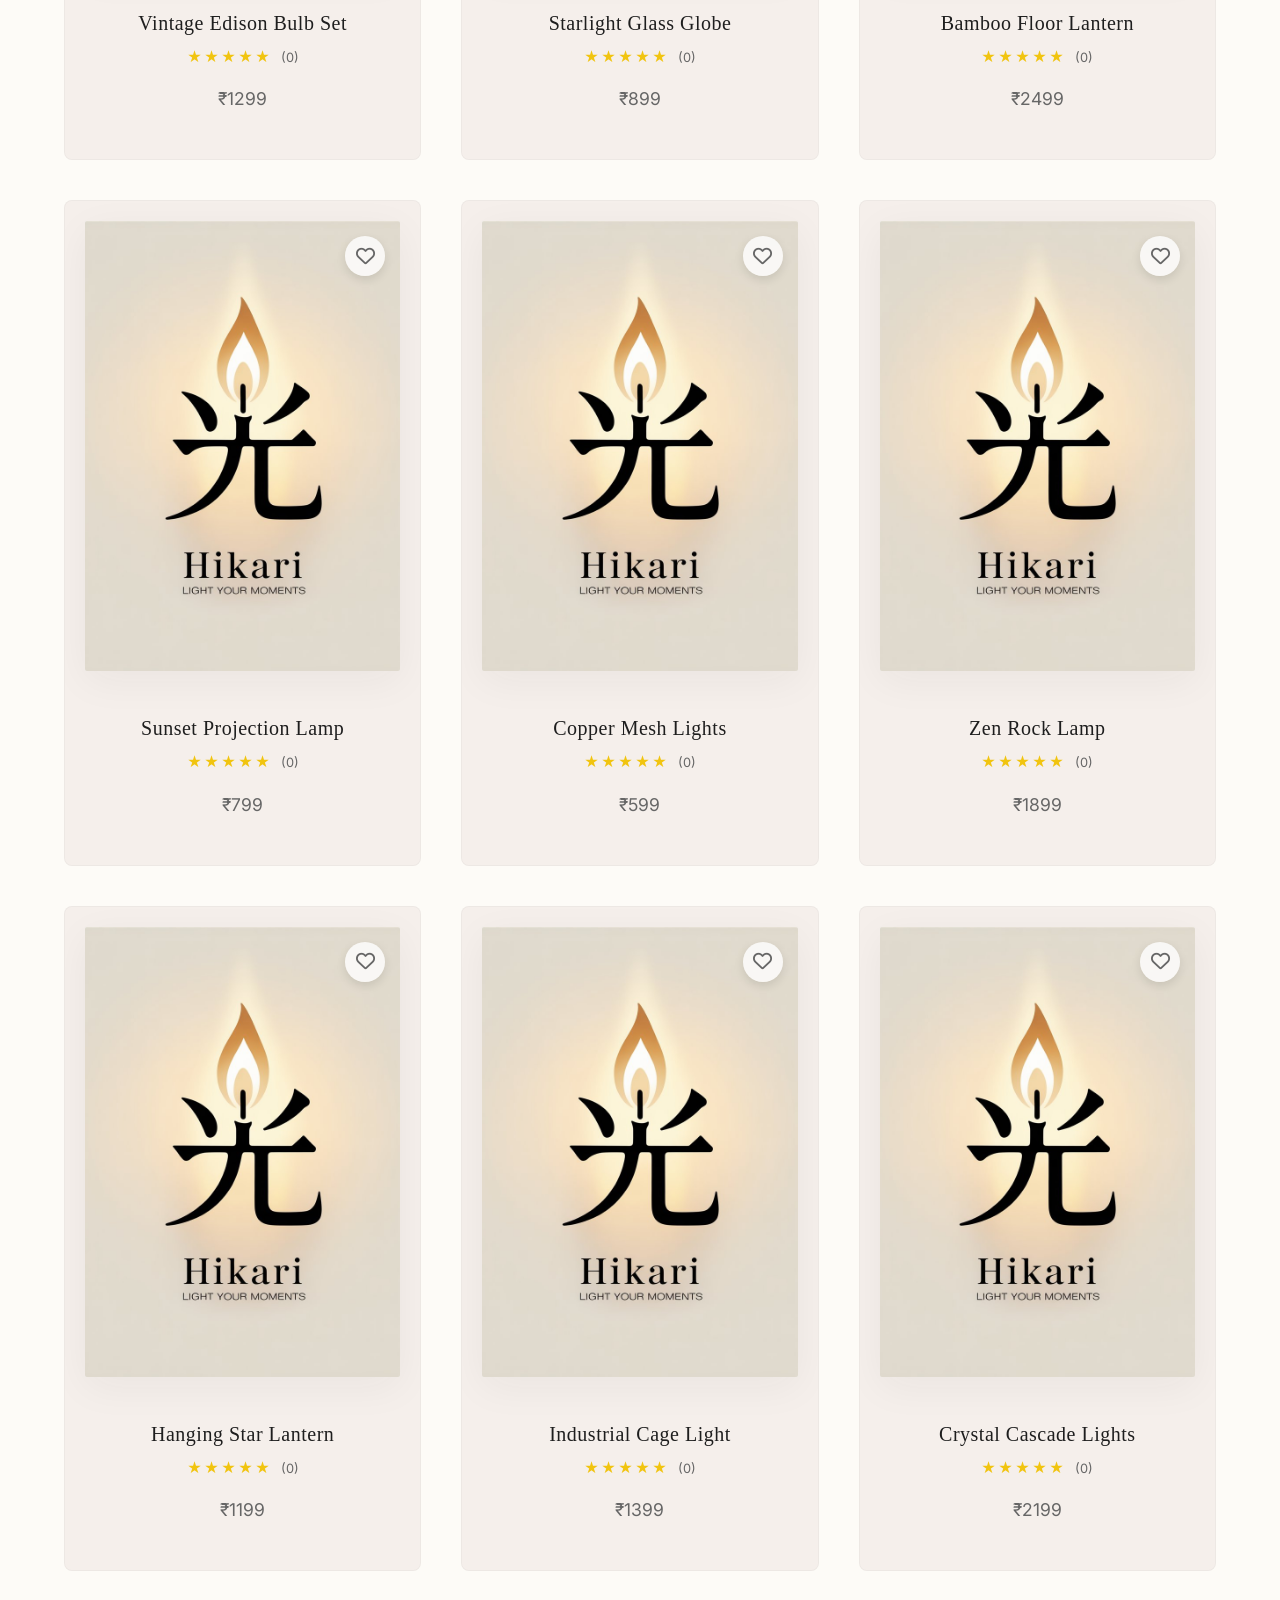
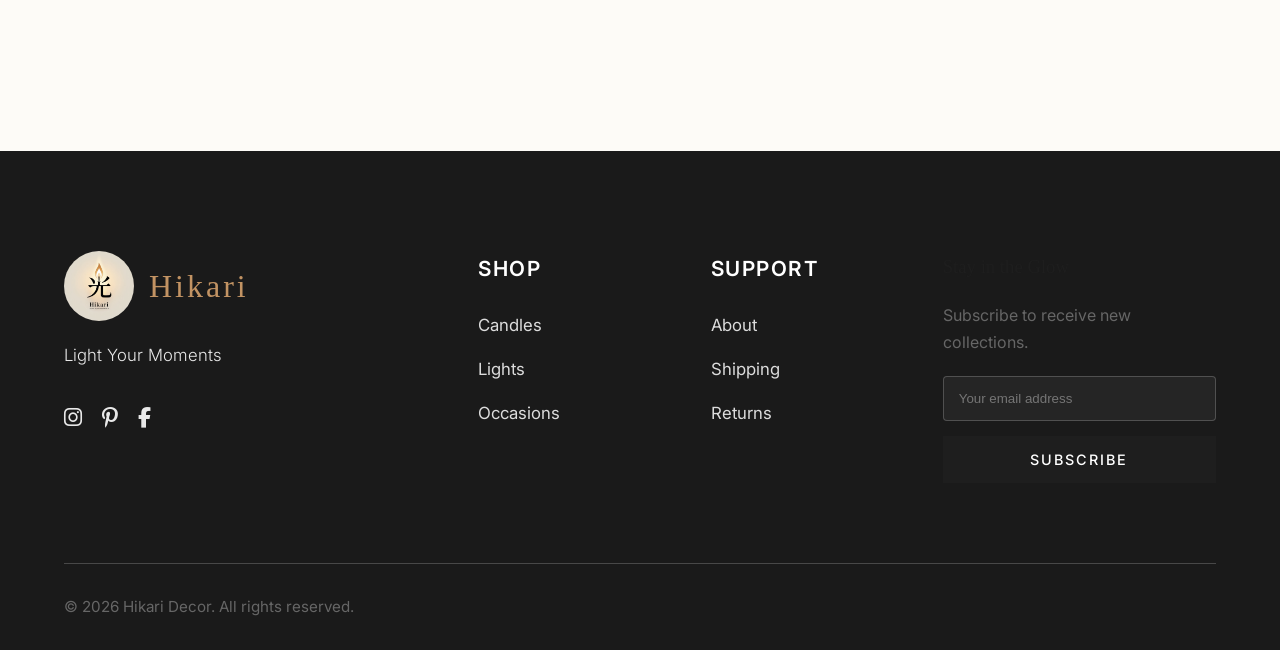
<file: lights.html>
<!DOCTYPE html>
<html lang="en">
<head>
    <meta charset="UTF-8">
    <meta name="viewport" content="width=device-width, initial-scale=1.0">
    <title>Atmospheric Lights | Hikari – Light Your Moments</title>
    <!-- Fonts -->
    <link rel="preconnect" href="https://fonts.googleapis.com">
    <link rel="preconnect" href="https://fonts.gstatic.com" crossorigin>
    <link href="https://fonts.googleapis.com/css2?family=Cinzel:wght@400;500;600;700&family=Inter:wght@300;400;500;600&display=swap" rel="stylesheet">
    <!-- Icons -->
    <link rel="icon" href="images/logo.jpeg">
    <link rel="stylesheet" href="https://cdnjs.cloudflare.com/ajax/libs/font-awesome/6.4.0/css/all.min.css">
    <!-- Styles -->
    <link rel="stylesheet" href="styles.css">
</head>

<body class="luxury-theme">

    <!-- Mini Cart Sidebar -->
    <div class="cart-overlay" id="cartOverlay"></div>
    <div class="cart-sidebar" id="cartSidebar">
        <div class="cart-header">
            <h3>Your Cart</h3>
            <button class="close-cart" id="closeCart" aria-label="Close Cart">
                <i class="fas fa-times"></i>
            </button>
        </div>
        <div class="cart-items" id="cartItemsContainer">
            <!-- Dynamically populated -->
        </div>
        <div class="cart-footer">
            <div class="cart-total">
                <span>Subtotal</span>
                <span>₹0</span>
            </div>
            <button class="btn btn-outline btn-full" id="continueShopping">Continue Shopping</button>
            <button class="btn btn-primary btn-full checkout-btn">Checkout</button>
        </div>
    </div>

    <!-- Background Effects -->
    <div class="bg-effects">
        <div class="glow-orb orb-1"></div>
        <div class="glow-orb orb-2"></div>
        <div class="glow-orb orb-3"></div>
        <div id="particles-container"></div>
    </div>

    <!-- Sticky Navigation -->
    <nav class="navbar glass-nav scrolled" id="navbar">
        <div class="container nav-content">
            <a href="index.html" class="logo" id="navLogo"
                style="display: flex; align-items: center; gap: 15px; text-decoration: none; position: relative;">
                <img src="images/logo.jpeg" alt="Hikari Logo" class="nav-logo-img">
                <span class="brand-name title-glow"
                    style="font-family: var(--font-serif); font-size: 1.8rem; font-weight: 500; color: var(--gold-highlight); letter-spacing: 3px; position: relative; z-index: 2;">Hikari</span>
            </a>
            <ul class="nav-links">
                <li><a href="index.html">Home</a></li>
                <li><a href="candles.html">Candles</a></li>
                <li><a href="lights.html" class="active">Lights</a></li>
                <li><a href="index.html#about">Our Story</a></li>
            </ul>
            <div class="nav-icons">
                <div class="search-container" style="display: inline-block; position: relative;">
                    <input type="text" id="searchInput" class="search-input" placeholder="Search..." autocomplete="off">
                    <i class="fas fa-search search-icon"></i>
                </div>
                <div class="user-menu-container" style="display: inline-block; position: relative; margin-left:15px; margin-right: 15px;">
                    <a href="#" aria-label="Account" class="user-icon" id="userIcon">
                        <i class="far fa-user"></i>
                    </a>
                    <div class="user-dropdown" id="userDropdown">
                        <ul id="loggedOutMenu">
                            <li><a href="#" id="openLogin">Login</a></li>
                            <li><a href="#" id="openRegister">Register</a></li>
                        </ul>
                        <ul id="loggedInMenu" style="display: none;">
                            <li><span id="userNameDisplay" class="dropdown-header"></span></li>
                            <li><a href="#" id="openOrders">My Orders</a></li>
                            <li id="adminLinkContainer" style="display:none;"><a href="#" id="openAdmin">Admin Panel</a></li>
                            <li><a href="#" id="logoutBtn" style="color:#d9534f;">Logout</a></li>
                        </ul>
                    </div>
                </div>
                <a href="#" aria-label="Cart" class="cart-icon" id="cartOpenBtn">
                    <i class="fas fa-shopping-bag"></i>
                    <span class="cart-count" id="cartBadge">0</span>
                </a>
                <a href="#" aria-label="Wishlist" class="wishlist-nav-icon" id="wishlistOpenBtn" style="margin-left: 10px; font-size: 1.3rem;">
                    <i class="far fa-heart"></i>
                    <span class="cart-count" id="wishlistBadge" style="background:#e74c3c;">0</span>
                </a>
                <button class="mobile-menu-btn" aria-label="Toggle Menu">
                    <i class="fas fa-bars"></i>
                </button>
            </div>
        </div>
    </nav>

    <!-- Header Section -->
    <header class="section-padding" style="padding-top: 150px; text-align: center; background: var(--bg-cream);">
        <div class="container fade-in-up">
            <h1 class="section-title">Atmospheric Lights</h1>
            <p class="section-desc">Illuminate your space with ethereal warmth.</p>
        </div>
    </header>



    <!-- Product Grid -->
    <section class="products section-padding" style="padding-top: 20px;">
        <div class="container">
            <div class="product-grid columns-3" id="lights-grid">
                <!-- Dynamically loaded -->
            </div>
        </div>
    </section>

    <!-- Same Footer as Index -->
    <footer id="contact" class="footer luxury-footer" style="position: relative; overflow: hidden;">
        <div class="container footer-grid" style="position: relative; z-index: 1;">
            <div class="footer-brand">
                <a href="index.html" class="logo"
                    style="display: flex; align-items: center; gap: 15px; margin-bottom: 20px; text-decoration: none;">
                    <img src="images/logo.jpeg" alt="Hikari Logo" class="footer-logo-img" style="margin-bottom: 0;">
                    <span class="brand-name"
                        style="font-family: var(--font-serif); font-size: 2rem; font-weight: 500; color: var(--gold-highlight); letter-spacing: 3px;">
                        Hikari</span>
                </a>
                <p>Light Your Moments</p>
                <div class="social-links" style="margin-top: 25px;">
                    <a href="#" aria-label="Instagram"><i class="fab fa-instagram"></i></a>
                    <a href="#" aria-label="Pinterest"><i class="fab fa-pinterest-p"></i></a>
                    <a href="#" aria-label="Facebook"><i class="fab fa-facebook-f"></i></a>
                </div>
            </div>
            <div class="footer-links">
                <h3>Shop</h3>
                <ul>
                    <li><a href="candles.html">Candles</a></li>
                    <li><a href="lights.html">Lights</a></li>
                    <li><a href="index.html#occasions">Occasions</a></li>
                </ul>
            </div>
            <div class="footer-links">
                <h3>Support</h3>
                <ul>
                    <li><a href="index.html#about">About</a></li>
                    <li><a href="#">Shipping</a></li>
                    <li><a href="#">Returns</a></li>
                </ul>
            </div>
            <div class="footer-newsletter">
                <h3>Stay in the Glow</h3>
                <p>Subscribe to receive new collections.</p>
                <form class="newsletter-form" style="display: flex; flex-direction: column; gap: 15px; margin-top: 20px;">
                    <input type="email" placeholder="Your email address" style="padding: 14px 15px; border: 1px solid rgba(255,255,255,0.2); background: rgba(255,255,255,0.05); color: white; border-radius: 4px; outline: none;">
                    <button type="submit" class="btn btn-primary">Subscribe</button>
                </form>
            </div>
        </div>
        <div class="footer-bottom container">
            <p>&copy; 2026 Hikari Decor. All rights reserved.</p>
        </div>
    </footer>

    <!-- All Modals from Index -->
    <div class="modal-overlay" id="loginModal">
        <div class="modal-content luxury-card">
            <button class="close-modal"><i class="fas fa-times"></i></button>
            <h3 class="section-title text-center" style="font-size: 2rem;">Welcome Back</h3>
            <form id="loginForm" class="auth-form">
                <input type="email" id="loginEmail" placeholder="Email Address" required>
                <input type="password" id="loginPassword" placeholder="Password" required>
                <p id="loginError" class="error-msg"></p>
                <button type="submit" class="btn btn-primary btn-full" style="margin-top:10px;">Login</button>
                <p class="text-center" style="margin-top: 15px;">Don't have an account? <a href="#" id="switchToRegister" style="color: var(--gold-highlight);">Register</a></p>
            </form>
        </div>
    </div>
    <div class="modal-overlay" id="registerModal">
        <div class="modal-content luxury-card">
            <button class="close-modal"><i class="fas fa-times"></i></button>
            <h3 class="section-title text-center" style="font-size: 2rem;">Create Account</h3>
            <form id="registerForm" class="auth-form">
                <input type="text" id="regName" placeholder="Full Name" required>
                <input type="email" id="regEmail" placeholder="Email Address" required>
                <input type="tel" id="regPhone" placeholder="Phone Number" required>
                <textarea id="regAddress" placeholder="Delivery Address" required rows="2"></textarea>
                <input type="password" id="regPassword" placeholder="Password" required>
                <p id="regError" class="error-msg"></p>
                <button type="submit" class="btn btn-primary btn-full" style="margin-top:10px;">Register</button>
                <p class="text-center" style="margin-top: 15px;">Already have an account? <a href="#" id="switchToLogin" style="color: var(--gold-highlight);">Login</a></p>
            </form>
        </div>
    </div>
    <div class="modal-overlay" id="checkoutModal">
        <div class="modal-content luxury-card" style="max-width: 600px;">
            <button class="close-modal"><i class="fas fa-times"></i></button>
            <h3 class="section-title text-center" style="font-size: 2rem;">Checkout</h3>
            <div class="checkout-split">
                <div class="checkout-form-area">
                    <form id="checkoutForm" class="auth-form">
                        <input type="text" id="chkName" placeholder="Full Name" required>
                        <input type="tel" id="chkPhone" placeholder="Phone Number" required>
                        <textarea id="chkAddress" placeholder="Delivery Address" required rows="3"></textarea>
                        <button type="submit" class="btn btn-primary btn-full" style="margin-top:10px;">Place Order</button>
                    </form>
                </div>
                <div class="checkout-summary-area" id="checkoutSummaryArea"></div>
            </div>
        </div>
    </div>
    <div class="modal-overlay" id="adminModal">
        <div class="modal-content luxury-card" style="max-width: 800px; max-height: 80vh; overflow-y: auto;">
            <button class="close-modal"><i class="fas fa-times"></i></button>
            <h3 class="section-title text-center" style="font-size: 2rem;">Admin Dashboard</h3>
            <div class="admin-tabs">
                <button class="admin-tab active" data-tab="users">Users (<span id="adminUserCount">0</span>)</button>
                <button class="admin-tab" data-tab="orders">Orders</button>
                <button class="admin-tab" data-tab="products">Products</button>
            </div>
            <div class="admin-tab-content active" id="adminUsers"></div>
            <div class="admin-tab-content" id="adminOrders"></div>
            <div class="admin-tab-content" id="adminProducts">
                <form id="adminAddProductForm" class="auth-form" style="margin-bottom: 20px; padding-bottom: 20px; border-bottom: 1px solid rgba(0,0,0,0.1);">
                    <h4 style="margin-bottom: 10px;">Add New Product</h4>
                    <input type="text" id="addProductName" placeholder="Product Name" required>
                    <input type="number" id="addProductPrice" placeholder="Price (₹)" required>
                    <select id="addProductCategory" style="padding: 12px 15px; border: 1px solid rgba(0,0,0,0.1); background: rgba(255,255,255,0.7); outline:none; border-radius:4px; width:100%; font-family:var(--font-sans);" required>
                        <option value="candles">Candles</option>
                        <option value="lights">Lights</option>
                    </select>
                    <input type="text" id="addProductImage" placeholder="Image URL" required>
                    <button type="submit" class="btn btn-primary" style="margin-top:10px;">Add Product</button>
                </form>
                <div id="adminProductsList"></div>
            </div>
        </div>
    </div>
    <div class="modal-overlay" id="ordersModal">
        <div class="modal-content luxury-card" style="max-width: 600px; max-height: 80vh; overflow-y: auto;">
            <button class="close-modal"><i class="fas fa-times"></i></button>
            <h3 class="section-title text-center" style="font-size: 2rem;">My Orders</h3>
            <div id="userOrdersList"></div>
        </div>
    </div>
    <div class="modal-overlay" id="quickViewModal">
        <div class="modal-content luxury-card" style="max-width: 800px; padding: 0; overflow: hidden;">
            <button class="close-modal" style="z-index: 10; background: rgba(255,255,255,0.7); border-radius: 50%; width: 35px; height: 35px; display: flex; align-items: center; justify-content: center;"><i class="fas fa-times"></i></button>
            <div class="quick-view-split" style="display: grid; grid-template-columns: 1fr 1fr;">
                <div class="qv-img-side" style="height: 100%; min-height: 400px; background-size: cover; background-position: center;" id="qvImage"></div>
                <div class="qv-content-side" style="padding: 40px; display: flex; flex-direction: column; justify-content: center;">
                    <h3 class="section-title" id="qvName" style="font-size: 2rem; margin-bottom: 5px;">Product</h3>
                    <div class="product-rating" id="qvRating" style="margin-bottom: 15px;">
                        <span class="stars">★★★★★</span> <span class="rating-count">(0)</span>
                    </div>
                    <p class="product-price" id="qvPrice" style="font-size: 1.4rem; color: var(--gold-highlight); margin-bottom: 20px;">₹0</p>
                    <p id="qvDesc" style="color: var(--text-muted); line-height: 1.6; margin-bottom: 30px;">Description.</p>
                    <button class="btn btn-primary btn-full" id="qvAddToCartBtn">Add to Cart</button>
                </div>
            </div>
        </div>
    </div>
    <div class="modal-overlay" id="wishlistModal">
        <div class="modal-content luxury-card" style="max-width: 600px; max-height: 80vh; overflow-y: auto;">
            <button class="close-modal"><i class="fas fa-times"></i></button>
            <h3 class="section-title text-center" style="font-size: 2rem;">My Wishlist</h3>
            <div id="wishlistContainer" style="margin-top: 20px;"></div>
        </div>
    </div>

    <!-- Floating Widgets -->
    <div class="floating-widgets">
        <a href="https://wa.me/919999999999?text=Hello%20I%20am%20interested%20in%20Hikari%20candles" class="floating-btn whatsapp-btn" aria-label="Chat to Order"
            title="Chat to Order" target="_blank">
            <i class="fab fa-whatsapp"></i>
            <span class="tooltip">Chat to Order</span>
        </a>
        <button class="floating-btn back-to-top" id="backToTop" aria-label="Back to Top">
            <i class="fas fa-chevron-up"></i>
        </button>
    </div>

    <script src="script.js"></script>
</body>
</html>
</file>
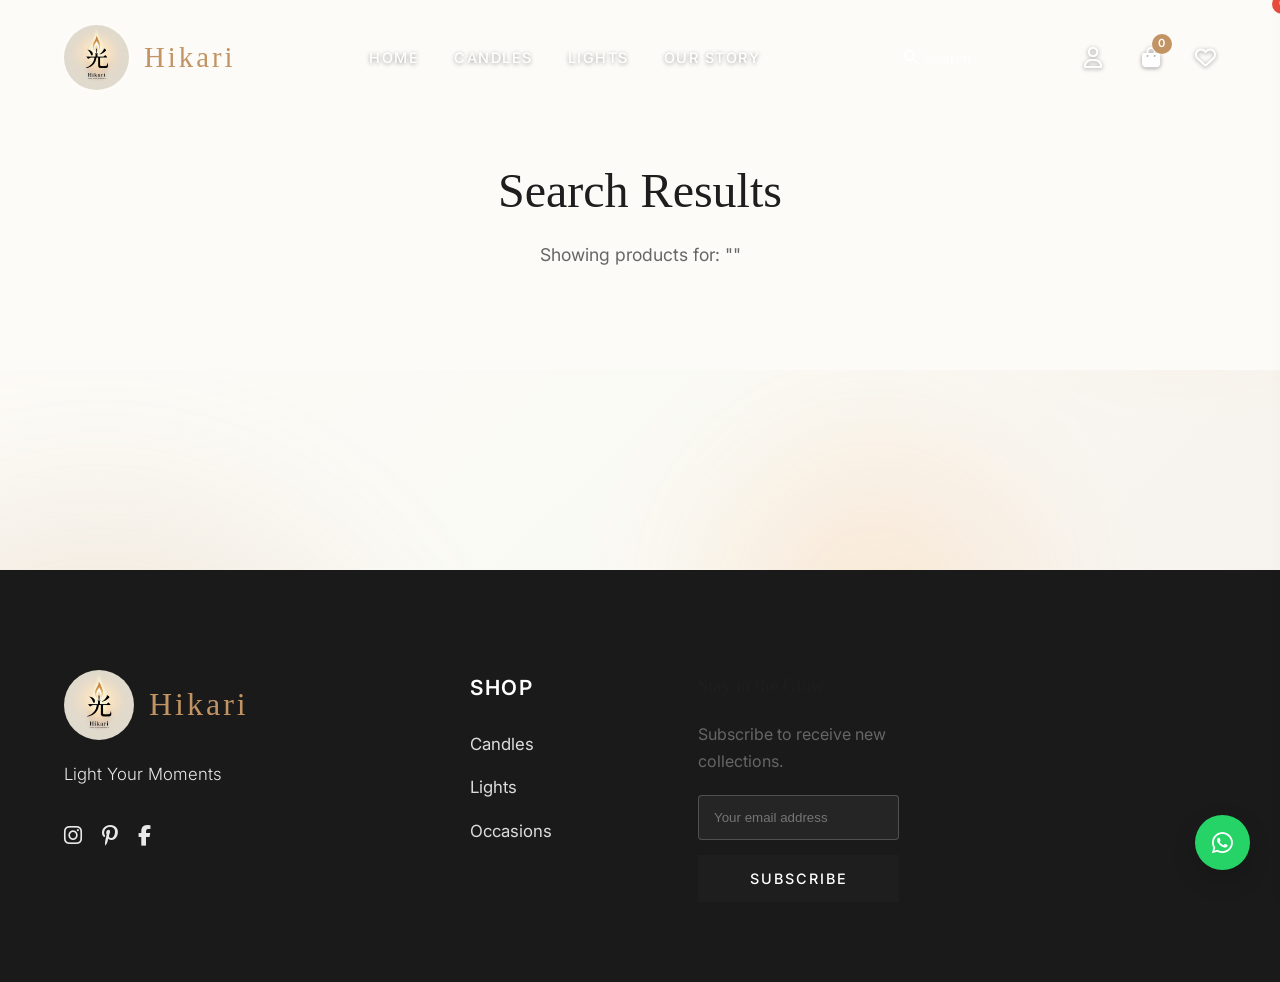
<file: search.html>
<!DOCTYPE html>
<html lang="en">
<head>
    <meta charset="UTF-8">
    <meta name="viewport" content="width=device-width, initial-scale=1.0">
    <title>Search Results | Hikari – Light Your Moments</title>
    <!-- Fonts -->
    <link rel="preconnect" href="https://fonts.googleapis.com">
    <link rel="preconnect" href="https://fonts.gstatic.com" crossorigin>
    <link href="https://fonts.googleapis.com/css2?family=Cinzel:wght@400;500;600;700&family=Inter:wght@300;400;500;600&display=swap" rel="stylesheet">
    <!-- Icons -->
    <link rel="icon" href="images/logo.jpeg">
    <link rel="stylesheet" href="https://cdnjs.cloudflare.com/ajax/libs/font-awesome/6.4.0/css/all.min.css">
    <!-- Styles -->
    <link rel="stylesheet" href="styles.css">
</head>

<body class="luxury-theme">

    <!-- Mini Cart Sidebar -->
    <div class="cart-overlay" id="cartOverlay"></div>
    <div class="cart-sidebar" id="cartSidebar">
        <div class="cart-header">
            <h3>Your Cart</h3>
            <button class="close-cart" id="closeCart" aria-label="Close Cart">
                <i class="fas fa-times"></i>
            </button>
        </div>
        <div class="cart-items" id="cartItemsContainer">
            <!-- Dynamically populated -->
        </div>
        <div class="cart-footer">
            <div class="cart-total">
                <span>Subtotal</span>
                <span>₹0</span>
            </div>
            <button class="btn btn-outline btn-full" id="continueShopping">Continue Shopping</button>
            <button class="btn btn-primary btn-full checkout-btn">Checkout</button>
        </div>
    </div>

    <!-- Background Effects -->
    <div class="bg-effects">
        <div class="glow-orb orb-1"></div>
        <div class="glow-orb orb-2"></div>
        <div class="glow-orb orb-3"></div>
        <div id="particles-container"></div>
    </div>

    <!-- Sticky Navigation -->
    <nav class="navbar glass-nav scrolled" id="navbar">
        <div class="container nav-content">
            <a href="index.html" class="logo" id="navLogo"
                style="display: flex; align-items: center; gap: 15px; text-decoration: none; position: relative;">
                <img src="images/logo.jpeg" alt="Hikari Logo" class="nav-logo-img">
                <span class="brand-name title-glow"
                    style="font-family: var(--font-serif); font-size: 1.8rem; font-weight: 500; color: var(--gold-highlight); letter-spacing: 3px; position: relative; z-index: 2;">Hikari</span>
            </a>
            <ul class="nav-links">
                <li><a href="index.html">Home</a></li>
                <li><a href="candles.html">Candles</a></li>
                <li><a href="lights.html">Lights</a></li>
                <li><a href="index.html#about">Our Story</a></li>
            </ul>
            <div class="nav-icons">
                <div class="search-container" style="display: inline-block; position: relative;">
                    <input type="text" id="searchInput" class="search-input" placeholder="Search..." autocomplete="off">
                    <i class="fas fa-search search-icon"></i>
                </div>
                <div class="user-menu-container" style="display: inline-block; position: relative; margin-left:15px; margin-right: 15px;">
                    <a href="#" aria-label="Account" class="user-icon" id="userIcon">
                        <i class="far fa-user"></i>
                    </a>
                    <div class="user-dropdown" id="userDropdown">
                        <ul id="loggedOutMenu">
                            <li><a href="#" id="openLogin">Login</a></li>
                            <li><a href="#" id="openRegister">Register</a></li>
                        </ul>
                        <ul id="loggedInMenu" style="display: none;">
                            <li><span id="userNameDisplay" class="dropdown-header"></span></li>
                            <li><a href="#" id="openOrders">My Orders</a></li>
                            <li id="adminLinkContainer" style="display:none;"><a href="#" id="openAdmin">Admin Panel</a></li>
                            <li><a href="#" id="logoutBtn" style="color:#d9534f;">Logout</a></li>
                        </ul>
                    </div>
                </div>
                <a href="#" aria-label="Cart" class="cart-icon" id="cartOpenBtn">
                    <i class="fas fa-shopping-bag"></i>
                    <span class="cart-count" id="cartBadge">0</span>
                </a>
                <a href="#" aria-label="Wishlist" class="wishlist-nav-icon" id="wishlistOpenBtn" style="margin-left: 10px; font-size: 1.3rem;">
                    <i class="far fa-heart"></i>
                    <span class="cart-count" id="wishlistBadge" style="background:#e74c3c;">0</span>
                </a>
                <button class="mobile-menu-btn" aria-label="Toggle Menu">
                    <i class="fas fa-bars"></i>
                </button>
            </div>
        </div>
    </nav>

    <!-- Header Section -->
    <header class="section-padding" style="padding-top: 150px; text-align: center; background: var(--bg-cream);">
        <div class="container fade-in-up">
            <h1 class="section-title">Search Results</h1>
            <p class="section-desc">Showing products for: "<span id="search-query-title" style="color: var(--gold-highlight);"></span>"</p>
        </div>
    </header>



    <section class="products section-padding" style="padding-top: 20px;">
        <div class="container">
            <div class="product-grid columns-3" id="search-results-grid">
                <!-- Dynamically loaded -->
            </div>
        </div>
    </section>

    <!-- Footer -->
    <footer id="contact" class="footer luxury-footer" style="position: relative; overflow: hidden;">
        <div class="container footer-grid" style="position: relative; z-index: 1;">
            <div class="footer-brand">
                <a href="index.html" class="logo"
                    style="display: flex; align-items: center; gap: 15px; margin-bottom: 20px; text-decoration: none;">
                    <img src="images/logo.jpeg" alt="Hikari Logo" class="footer-logo-img" style="margin-bottom: 0;">
                    <span class="brand-name"
                        style="font-family: var(--font-serif); font-size: 2rem; font-weight: 500; color: var(--gold-highlight); letter-spacing: 3px;">
                        Hikari</span>
                </a>
                <p>Light Your Moments</p>
                <div class="social-links" style="margin-top: 25px;">
                    <a href="#" aria-label="Instagram"><i class="fab fa-instagram"></i></a>
                    <a href="#" aria-label="Pinterest"><i class="fab fa-pinterest-p"></i></a>
                    <a href="#" aria-label="Facebook"><i class="fab fa-facebook-f"></i></a>
                </div>
            </div>
            <div class="footer-links">
                <h3>Shop</h3>
                <ul>
                    <li><a href="candles.html">Candles</a></li>
                    <li><a href="lights.html">Lights</a></li>
                    <li><a href="index.html#occasions">Occasions</a></li>
                </ul>
            </div>
            <div class="footer-newsletter">
                <h3>Stay in the Glow</h3>
                <p>Subscribe to receive new collections.</p>
                <form class="newsletter-form" style="display: flex; flex-direction: column; gap: 15px; margin-top: 20px;">
                    <input type="email" placeholder="Your email address" style="padding: 14px 15px; border: 1px solid rgba(255,255,255,0.2); background: rgba(255,255,255,0.05); color: white; border-radius: 4px; outline: none;">
                    <button type="submit" class="btn btn-primary">Subscribe</button>
                </form>
            </div>
        </div>
    </footer>

    <!-- All Modals (Shared) -->
    <div class="modal-overlay" id="loginModal">
        <div class="modal-content luxury-card">
            <button class="close-modal"><i class="fas fa-times"></i></button>
            <h3 class="section-title text-center">Welcome Back</h3>
            <form id="loginForm" class="auth-form">
                <input type="email" id="loginEmail" placeholder="Email Address" required>
                <input type="password" id="loginPassword" placeholder="Password" required>
                <p id="loginError" class="error-msg"></p>
                <button type="submit" class="btn btn-primary btn-full">Login</button>
            </form>
        </div>
    </div>
    <!-- ... Other modals ... -->
    <div class="modal-overlay" id="quickViewModal">
        <div class="modal-content luxury-card" style="max-width: 800px; padding: 0; overflow: hidden;">
            <button class="close-modal"><i class="fas fa-times"></i></button>
            <div class="quick-view-split">
                <div class="qv-img-side" id="qvImage"></div>
                <div class="qv-content-side">
                    <h3 id="qvName" class="section-title"></h3>
                    <p id="qvPrice" class="product-price"></p>
                    <p id="qvDesc"></p>
                    <button id="qvAddToCart" class="btn btn-primary">Add to Cart</button>
                </div>
            </div>
        </div>
    </div>
    <div class="modal-overlay" id="wishlistModal">
        <div class="modal-content luxury-card" style="max-width: 600px; max-height: 80vh; overflow-y: auto;">
            <button class="close-modal"><i class="fas fa-times"></i></button>
            <h3 class="section-title text-center">My Wishlist</h3>
            <div id="wishlistContainer"></div>
        </div>
    </div>

    <!-- Floating Widgets -->
    <div class="floating-widgets">
        <button class="floating-btn back-to-top" id="backToTop" aria-label="Back to Top">
            <i class="fas fa-chevron-up"></i>
        </button>
        <a href="https://wa.me/919999999999?text=Hello%20I%20am%20interested%20in%20Hikari%20candles" class="floating-btn whatsapp-btn" aria-label="Chat to Order"
            title="Chat to Order" target="_blank">
            <i class="fab fa-whatsapp"></i>
            <span class="tooltip">Chat to Order</span>
        </a>
    </div>

    <!-- Script -->
    <script src="script.js"></script>
</body>
</html>
</file>
<file: styles.css>
/* =========================================
   VARIABLES & TOKENS (LUXURY THEME)
   ========================================= */
:root {
    /* Color Theme */
    --bg-cream: #FDFBF7;
    --bg-cream-darker: #F5EFEB;
    --candle-glow: #FFA040;
    --glow-light: rgba(255, 160, 64, 0.3);
    --gold-highlight: #C29363;
    --text-dark: #1E1E1E; /* Charcoal */
    --text-muted: #666666;
    --white: #FFFFFF;

    /* Typography */
    --font-serif: 'Playfair Display', serif;
    --font-sans: 'Inter', sans-serif;

    /* Spacing & Layout */
    --section-padding: 100px 0;
    --container-width: 1280px;
    --border-radius: 6px;
    --transition: 0.4s cubic-bezier(0.25, 0.46, 0.45, 0.94);
    
    /* Box Shadows */
    --shadow-soft: 0 10px 40px rgba(30, 30, 30, 0.05);
    --shadow-hover: 0 20px 50px rgba(30, 30, 30, 0.1);
    --shadow-glow: 0 15px 35px var(--glow-light);
}

/* =========================================
   RESET & BASE STYLES
   ========================================= */
* {
    margin: 0;
    padding: 0;
    box-sizing: border-box;
}

html {
    scroll-behavior: smooth;
}

body.luxury-theme {
    font-family: var(--font-sans);
    color: var(--text-dark);
    background-color: var(--bg-cream);
    line-height: 1.7;
    overflow-x: hidden;
    position: relative;
}

/* Background Gradients & Effects */
.bg-effects {
    position: fixed;
    top: 0;
    left: 0;
    width: 100vw;
    height: 100vh;
    z-index: -2;
    pointer-events: none;
    background: linear-gradient(135deg, var(--bg-cream) 0%, #FAFAF5 50%, var(--bg-cream-darker) 100%);
}

#particles-container {
    position: absolute;
    top: 0;
    left: 0;
    width: 100%;
    height: 100%;
}

.particle {
    position: absolute;
    background-color: #ffb7c5; /* Soft sakura pink */
    opacity: 0;
    pointer-events: none;
    /* Create a petal shape using border-radius and box-shadow */
    border-radius: 15px 0 15px 0;
    box-shadow: inset -2px -2px 4px rgba(0,0,0,0.05);
    animation: fallSakura linear infinite;
    z-index: -1;
}

@keyframes fallSakura {
    0% {
        transform: translate3d(0, -10vh, 0) rotate(0deg);
        opacity: 0;
    }
    10% {
        opacity: 0.8;
    }
    90% {
        opacity: 0.8;
    }
    100% {
        transform: translate3d(var(--drift, 50px), 110vh, 0) rotate(var(--spin, 360deg));
        opacity: 0;
    }
}

/* =========================================
   GLITTER EFFECT
   ========================================= */
.glitter {
    position: absolute;
    width: 2px;
    height: 2px;
    background: var(--gold-highlight);
    border-radius: 50%;
    box-shadow: 0 0 4px var(--gold-highlight), 0 0 8px var(--white);
    opacity: 0;
    animation: sparkle infinite alternate ease-in-out;
    pointer-events: none;
    z-index: -1;
}

@keyframes sparkle {
    0% { transform: scale(0.5); opacity: 0; }
    50% { transform: scale(1.5); opacity: 0.8; }
    100% { transform: scale(0.5); opacity: 0; }
}

/* =========================================
   LOGO INTERACTIONS
   ========================================= */
.logo {
    position: relative;
    text-decoration: none;
}

.logo::before {
    content: '';
    position: absolute;
    top: 50%;
    left: 50%;
    width: 0;
    height: 0;
    background: radial-gradient(circle, rgba(200, 162, 122, 0.6) 0%, rgba(200, 162, 122, 0) 70%);
    border-radius: 50%;
    transform: translate(-50%, -50%);
    z-index: 1;
    opacity: 0;
    transition: width 0.4s ease, height 0.4s ease, opacity 0.4s ease;
    pointer-events: none;
}

.logo img {
    border-radius: 50%;
    position: relative;
    z-index: 2;
}

.logo img:hover {
    transform: scale(1.05);
}

.logo img:hover::before {
    width: 300px;
    height: 300px;
    opacity: 1;
}

.logo.ripple::after {
    content: '';
    position: absolute;
    top: 50%;
    left: 25px; /* Adjusting to center of image, not the whole flex container */
    width: 60px;
    height: 60px;
    background: transparent;
    border: 2px solid var(--gold-highlight);
    border-radius: 50%;
    transform: translate(-50%, -50%) scale(1);
    opacity: 1;
    animation: clickRipple 0.6s ease-out forwards;
    pointer-events: none;
}

@keyframes clickRipple {
    0% { transform: translate(-50%, -50%) scale(1); opacity: 0.8; }
    100% { transform: translate(-50%, -50%) scale(2.5); opacity: 0; }
}

/* =========================================
   BRAND NAME SHIMMER EFFECT
   ========================================= */
.brand-name {
    display: inline-block;
    cursor: pointer;
    transition: transform 0.3s ease, text-shadow 0.3s ease;
}

.brand-name:hover {
    transform: scale(1.05);
    text-shadow: 0 0 20px rgba(200, 162, 122, 0.8), 0 0 40px rgba(200, 162, 122, 0.4);
    /* Animated Gold Shimmer */
    background: linear-gradient(
        -45deg,
        var(--gold-highlight) 40%,
        #FFE5B4 50%,
        var(--gold-highlight) 60%
    );
    background-size: 200% auto;
    color: transparent;
    -webkit-background-clip: text;
    background-clip: text;
    animation: goldShimmer 2s linear infinite;
}

@keyframes goldShimmer {
    to {
        background-position: 200% center;
    }
}

.glow-orb {
    position: absolute;
    border-radius: 50%;
    filter: blur(80px);
    opacity: 0.15;
    z-index: -1;
}

.orb-1 {
    width: 400px;
    height: 400px;
    background: var(--candle-glow);
    top: -100px;
    right: -100px;
}

.orb-2 {
    width: 600px;
    height: 600px;
    background: var(--gold-highlight);
    bottom: -200px;
    left: -200px;
}

.orb-3 {
    width: 300px;
    height: 300px;
    background: var(--candle-glow);
    top: 50%;
    right: 20%;
}

.alt-bg-gradient {
    background: linear-gradient(to bottom, transparent, rgba(245, 239, 235, 0.6), transparent);
}

h1, h2, h3, h4, h5, h6 {
    font-family: var(--font-serif);
    font-weight: 400;
    color: var(--text-dark);
    margin-bottom: 1.2rem;
}

.section-title {
    font-size: 3rem;
    margin-bottom: 0.5rem;
    color: var(--text-dark);
}

.section-desc {
    font-size: 1.1rem;
    color: var(--text-muted);
    max-width: 600px;
    margin: 0 auto;
}

.block-header {
    margin-bottom: 4rem;
}

p {
    margin-bottom: 1.2rem;
    color: var(--text-muted);
}

a {
    text-decoration: none;
    color: inherit;
    transition: var(--transition);
}

ul {
    list-style: none;
}

img {
    max-width: 100%;
    height: auto;
    display: block;
}

.container {
    width: 90%;
    max-width: var(--container-width);
    margin: 0 auto;
}

.section-padding {
    padding: var(--section-padding);
}

.text-center {
    text-align: center;
}

/* =========================================
   BUTTONS
   ========================================= */
.btn {
    display: inline-block;
    padding: 14px 34px;
    font-family: var(--font-sans);
    font-size: 0.9rem;
    font-weight: 500;
    text-transform: uppercase;
    letter-spacing: 2px;
    border-radius: 0;
    cursor: pointer;
    transition: var(--transition);
    border: 1px solid transparent;
}

.btn-primary {
    background-color: var(--text-dark);
    color: var(--white);
}

.btn-primary:hover, .btn-primary.btn-glow:hover {
    background-color: var(--gold-highlight);
    color: var(--white);
    box-shadow: 0 0 15px rgba(200, 162, 122, 0.6);
    transform: translateY(-2px);
}

.btn-outline {
    background-color: transparent;
    border-color: var(--text-dark);
    color: var(--text-dark);
}

.btn-outline:hover {
    background-color: var(--text-dark);
    color: var(--white);
}

.btn-glass {
    border-color: rgba(255, 255, 255, 0.6);
    color: var(--white);
    background-color: rgba(255, 255, 255, 0.1);
    backdrop-filter: blur(5px);
}

.btn-glass:hover {
    background-color: var(--white);
    color: var(--text-dark);
    border-color: var(--white);
}

.btn-full {
    width: 100%;
}

/* =========================================
   NAVIGATION (GLASSMORPHISM)
   ========================================= */
.navbar {
    position: fixed;
    top: 0;
    left: 0;
    width: 100%;
    z-index: 9999;
    background-color: transparent;
    transition: all 0.5s ease;
    padding: 25px 0;
}

.navbar.scrolled {
    background-color: rgba(253, 251, 247, 0.85); /* semi-transparent cream */
    backdrop-filter: blur(12px);
    -webkit-backdrop-filter: blur(12px);
    padding: 15px 0;
    box-shadow: 0 4px 30px rgba(0, 0, 0, 0.05); /* Soft shadow */
    border-bottom: 1px solid rgba(255, 255, 255, 0.3); /* Slight border for glass effect */
}

/* Ensuring text is readable against hero but also light bg when scrolled */
.navbar .nav-links a, .navbar .nav-icons a {
    color: var(--white); /* Default to white for the dark hero */
    text-shadow: 0 1px 4px rgba(0,0,0,0.4); /* Help readability on hero */
}

.navbar.scrolled .nav-links a, .navbar.scrolled .nav-icons a {
    color: var(--text-dark); /* Switch to dark when scrolled */
    text-shadow: none;
}

.nav-content {
    display: flex;
    justify-content: space-between;
    align-items: center;
}

.logo {
    display: flex;
    align-items: center;
}

.nav-logo-img {
    height: 65px; /* Larger logo per requirements */
    mix-blend-mode: multiply; /* Removes white square background */
    transition: var(--transition);
}

/* Add a subtle highlight to logo so it reads on dark backgrounds if black */
.navbar:not(.scrolled) .nav-logo-img {
   filter: drop-shadow(0px 0px 4px rgba(255,255,255,0.8));
   mix-blend-mode: screen; /* Inverts for dark hero background */
}

.navbar.scrolled .nav-logo-img {
    height: 55px; /* shrink slightly on scroll */
    mix-blend-mode: multiply; /* Standard blend on light nav */
    filter: none;
}


.nav-links {
    display: flex;
    gap: 35px;
}

.nav-links a {
    font-size: 0.9rem;
    font-weight: 500;
    text-transform: uppercase;
    letter-spacing: 1.5px;
    position: relative;
}

.nav-links a::after {
    content: '';
    position: absolute;
    bottom: -6px;
    left: 0;
    width: 0;
    height: 1px;
    background-color: var(--gold-highlight);
    transition: var(--transition);
}

.nav-links a:hover::after, .nav-links a.active::after {
    width: 100%;
}

.nav-links a:hover {
    color: var(--gold-highlight);
    text-shadow: 0 0 10px rgba(200, 162, 122, 0.4);
}

.nav-icons {
    display: flex;
    align-items: center;
    gap: 25px;
}

.nav-icons a {
    font-size: 1.3rem;
}

.nav-icons a:hover {
    color: var(--gold-highlight);
    text-shadow: 0 0 10px rgba(200, 162, 122, 0.4);
}

.cart-icon {
    position: relative;
}

.cart-count {
    position: absolute;
    top: -6px;
    right: -12px;
    background-color: var(--gold-highlight);
    color: var(--white);
    font-size: 0.7rem;
    font-family: var(--font-sans);
    font-weight: 600;
    width: 20px;
    height: 20px;
    border-radius: 50%;
    display: flex;
    align-items: center;
    justify-content: center;
    text-shadow: none;
}

.mobile-menu-btn {
    display: none;
    background: none;
    border: none;
    font-size: 1.5rem;
    cursor: pointer;
    color: inherit;
}

/* =========================================
   HERO SECTION
   ========================================= */
.hero {
    min-height: 100vh;
    height: auto;
    position: relative;
    display: flex;
    align-items: center;
    overflow: hidden;
    z-index: 1;
}

.hero-bg {
    position: absolute;
    top: 0;
    left: 0;
    width: 100%;
    height: 100%;
    background-image: url('images/hero.jpg');
    background-size: cover;
    background-position: center;
    z-index: -1;
    transform: scale(1.03); /* for slow animation */
    animation: luxuryZoom 25s infinite alternate ease-in-out;
}

/* Subtle dark gradient overlay so text is readable */
.hero-bg::after {
    content: '';
    position: absolute;
    top: 0;
    left: 0;
    width: 100%;
    height: 100%;
    background: linear-gradient(to right, rgba(20,20,20,0.7) 0%, rgba(20,20,20,0.3) 100%);
}

@keyframes luxuryZoom {
    0% { transform: scale(1) translate(0, 0); }
    100% { transform: scale(1.1) translate(-1%, 1%); }
}

.hero-content {
    color: var(--white);
    max-width: 700px;
    padding-top: 120px; /* Increased padding to prevent navbar overlap */
    position: relative;
    z-index: 10;
}

.hero-title {
    color: var(--white);
    font-size: 4.8rem;
    line-height: 1.1;
    margin-bottom: 25px;
    text-shadow: 0 4px 30px rgba(0,0,0,0.4);
}

/* Candle glow light around hero text */
.glow-text {
    animation: textGlow 4s infinite alternate ease-in-out;
}

@keyframes textGlow {
    0% { text-shadow: 0 4px 20px rgba(255, 160, 64, 0.2); }
    100% { text-shadow: 0 4px 40px rgba(255, 160, 64, 0.6); }
}

.hero-subtitle {
    color: rgba(255,255,255,0.9);
    font-size: 1.3rem;
    margin-bottom: 40px;
    font-weight: 300;
    max-width: 600px;
    letter-spacing: 0.5px;
    text-shadow: 0 2px 10px rgba(0,0,0,0.5);
}

.hero-actions {
    display: flex;
    gap: 20px;
}

/* =========================================
   PRODUCTS (CANDLES & LIGHTS) 3-COL GRID
   ========================================= */
.columns-3 {
    display: grid;
    grid-template-columns: repeat(3, 1fr);
    gap: 40px;
}

.luxury-card {
    background-color: transparent;
    transition: var(--transition);
    cursor: pointer;
}

.product-img-wrap {
    position: relative;
    height: 450px; /* Large product images */
    overflow: hidden;
    margin-bottom: 25px;
    background-color: #EFEFEF;
    box-shadow: var(--shadow-soft);
    border-radius: 2px;
}

.product-img {
    width: 100%;
    height: 100%;
    object-fit: cover;
    transition: transform 1.2s cubic-bezier(0.25, 0.46, 0.45, 0.94);
}

/* Slight zoom animation & soft shadow on hover */
.luxury-card:hover .product-img {
    transform: scale(1.08);
}

.luxury-card:hover .product-img-wrap {
    box-shadow: var(--shadow-hover);
}

.product-info {
    text-align: center;
}

.product-name {
    font-size: 1.4rem;
    margin-bottom: 10px;
    letter-spacing: 0.5px;
}

.product-price {
    font-weight: 400;
    color: var(--text-muted);
    margin-bottom: 25px;
    font-size: 1.1rem;
    font-family: var(--font-sans);
}

.product-card {
    position: relative;
    overflow: hidden;
}

.add-to-cart {
    position: absolute;
    bottom: -60px;
    left: 50%;
    transform: translateX(-50%);
    width: 80%;
    opacity: 0;
    transition: all 0.4s cubic-bezier(0.175, 0.885, 0.32, 1.275);
    background: rgba(255, 255, 255, 0.95);
    color: var(--text-dark);
    box-shadow: 0 10px 20px rgba(0,0,0,0.1);
    backdrop-filter: blur(5px);
    z-index: 10;
}

.luxury-card:hover .add-to-cart {
    opacity: 1;
    bottom: 20px;
}

/* =========================================
   OCCASIONS SECTION (4-CARD GRID)
   ========================================= */
.occasion-grid-4 {
    display: grid;
    grid-template-columns: repeat(2, 1fr);
    gap: 30px;
}

.occasion-card {
    position: relative;
    height: 380px;
    overflow: hidden;
    cursor: pointer;
    display: block;
    text-decoration: none;
}


.occasion-img {
    position: absolute;
    top: 0;
    left: 0;
    width: 100%;
    height: 100%;
    object-fit: contain; /* Shows the full image without cropping */
    background-color: #111; /* Add a dark background to fill empty space if images are non-standard ratios */
    transition: transform 1.5s ease;
}

.occasion-overlay {
    position: absolute;
    inset: 0;
    background: linear-gradient(to top, rgba(0,0,0,0.6) 0%, rgba(0,0,0,0.1) 50%, rgba(0,0,0,0) 100%);
    display: flex;
    align-items: flex-end;
    padding: 40px;
}

.occasion-card h4 {
    color: var(--white);
    font-size: 2rem;
    margin: 0;
    transform: translateY(10px);
    transition: var(--transition);
}

.occasion-card:hover .occasion-img {
    transform: scale(1.05);
}

.occasion-card:hover h4 {
    transform: translateY(0);
}

/* =========================================
   ABOUT SECTION
   ========================================= */
.about-grid {
    display: grid;
    grid-template-columns: 1fr 1fr;
    gap: 80px;
    align-items: center;
    position: relative;
    z-index: 5;
}

.about-img {
    position: relative;
    border-radius: 4px;
    overflow: hidden;
    box-shadow: var(--shadow-hover);
    height: 100%;
    min-height: 600px;
}

.about-img img {
    position: absolute;
    top: 0;
    left: 0;
    width: 100%;
    height: 100%;
    object-fit: cover;
}

.about-content {
    padding-right: 40px;
    display: flex;
    flex-direction: column;
    justify-content: center;
    position: relative;
    z-index: 6;
}

.about-content .section-title {
    margin-bottom: 2rem;
    font-size: 3.2rem;
    color: var(--text-dark);
}

.about-content p {
    font-size: 1.1rem;
    margin-bottom: 1.8rem;
    font-family: var(--font-sans);
    font-weight: 300;
    line-height: 1.9;
    color: var(--text-dark);
}

.kanji-highlight {
    font-size: 2.5rem;
    color: var(--gold-highlight);
    font-family: "Yu Mincho", "MS Mincho", serif;
    text-shadow: 0 0 15px rgba(194, 147, 99, 0.5);
    display: inline-block;
    vertical-align: middle;
    margin-right: 12px;
    line-height: 1;
}

.about-quote {
    font-family: var(--font-serif);
    font-size: 1.6rem;
    font-style: italic;
    color: var(--gold-highlight);
    margin-top: 1.5rem;
    padding-left: 25px;
    border-left: 2px solid rgba(194, 147, 99, 0.4);
    text-shadow: 0 0 20px rgba(194, 147, 99, 0.4);
    line-height: 1.5;
}

/* =========================================
   FOOTER (INFORMATIVE)
   ========================================= */
.luxury-footer {
    background-color: #1A1A1A; /* Very dark background for informative footer */
    color: rgba(255, 255, 255, 0.7);
    padding-top: 100px;
    margin-top: 80px;
}

.footer-grid {
    display: grid;
    grid-template-columns: 2fr 1fr 1fr 1.5fr;
    gap: 50px;
    margin-bottom: 80px;
    position: relative;
    z-index: 10;
}

.footer-logo-img {
    height: 70px;
    margin-bottom: 25px;
    border-radius: 4px;
}

.footer-brand p {
    margin-bottom: 30px;
    max-width: 320px;
    color: rgba(255, 255, 255, 0.9); /* Brighter base text */
    font-size: 1.05rem; /* Larger font */
    font-weight: 300;
}

.social-links {
    display: flex;
    gap: 20px;
}

.social-links a {
    color: rgba(255, 255, 255, 0.9);
    font-size: 1.3rem;
}

.social-links a:hover {
    color: var(--gold-highlight);
    transform: translateY(-3px);
}

.footer-links h3 {
    color: var(--white);
    font-size: 1.3rem;
    margin-bottom: 25px;
    letter-spacing: 1.5px;
    text-transform: uppercase;
    font-family: var(--font-sans);
    font-weight: 600;
}

.footer-links ul {
    display: flex;
    flex-direction: column;
    gap: 15px;
}

.footer-links a {
    color: rgba(255, 255, 255, 0.85); /* Brighter link text */
    font-size: 1.05rem;
    font-weight: 400;
}

.footer-links a:hover {
    color: var(--white);
    text-shadow: 0 0 10px rgba(255,255,255,0.4); /* Add glowing readability */
}

.contact-info li {
    display: flex;
    align-items: flex-start;
    gap: 12px;
    color: rgba(255, 255, 255, 0.9); /* Brighter info text */
    font-size: 1.05rem;
    font-weight: 400;
}

.contact-info i {
    color: var(--gold-highlight);
    margin-top: 6px;
    font-size: 1.2rem;
}

.footer-bottom {
    display: flex;
    justify-content: space-between;
    align-items: center;
    padding: 30px 0;
    border-top: 1px solid rgba(255,255,255,0.2);
    color: rgba(255,255,255,0.8); /* Brighter copyright and links */
    font-size: 0.95rem;
    font-weight: 400;
}

.footer-bottom p {
    margin: 0;
}

.footer-legal {
    display: flex;
    gap: 30px;
}

.footer-legal a:hover {
    color: var(--white);
}


/* =========================================
   ANIMATIONS & EFFECTS
   ========================================= */
.reveal {
    opacity: 0;
    transform: translateY(40px);
    transition: all 1s cubic-bezier(0.25, 0.46, 0.45, 0.94);
}

.reveal.active {
    opacity: 1;
    transform: translateY(0);
}

.fade-in-up {
    animation: fadeInUp 1.2s forwards cubic-bezier(0.25, 0.46, 0.45, 0.94);
    opacity: 0;
}

@keyframes fadeInUp {
    from {
        opacity: 0;
        transform: translateY(50px);
    }
    to {
        opacity: 1;
        transform: translateY(0);
    }
}

/* =========================================
   CART OVERLAY & SIDEBAR
   ========================================= */
.cart-overlay {
    position: fixed;
    inset: 0;
    background: rgba(0, 0, 0, 0.4);
    backdrop-filter: blur(4px);
    z-index: 99999;
    opacity: 0;
    visibility: hidden;
    transition: opacity 0.3s ease;
}

.cart-overlay.active {
    opacity: 1;
    visibility: visible;
}

.cart-sidebar {
    position: fixed;
    top: 0;
    right: -400px;
    width: 380px;
    height: 100vh;
    background: var(--white);
    box-shadow: -5px 0 25px rgba(0, 0, 0, 0.1);
    z-index: 100000;
    transition: right 0.4s cubic-bezier(0.4, 0, 0.2, 1);
    display: flex;
    flex-direction: column;
}

.cart-sidebar.active {
    right: 0;
}

.cart-header {
    padding: 25px 30px;
    border-bottom: 1px solid rgba(0,0,0,0.05);
    display: flex;
    justify-content: space-between;
    align-items: center;
}

.cart-header h3 {
    font-size: 1.5rem;
    margin: 0;
}

.close-cart {
    background: none;
    border: none;
    font-size: 1.2rem;
    cursor: pointer;
    color: var(--text-muted);
    transition: color 0.3s ease;
}

.close-cart:hover {
    color: var(--text-dark);
}

.product-card {
    background: var(--bg-cream-darker);
    border-radius: 8px;
    padding: 20px;
    display: flex;
    flex-direction: column;
    gap: 15px;
    transition: all 0.4s cubic-bezier(0.165, 0.84, 0.44, 1);
    border: 1px solid rgba(0, 0, 0, 0.03);
}

.product-card:hover {
    transform: translateY(-10px);
    box-shadow: 0 15px 30px rgba(0, 0, 0, 0.08);
    border-color: var(--gold-highlight);
}

.product-name {
    font-family: var(--font-serif);
    font-size: 1.25rem;
    margin-bottom: 5px;
    color: var(--text-dark);
    transition: color 0.3s ease;
}

.product-card:hover .product-name {
    color: var(--gold-highlight);
}

.btn-primary:hover, .btn-glow:hover {
    box-shadow: 0 0 20px rgba(200, 162, 122, 0.3);
}

.wishlist-heart-btn:hover i {
    transform: scale(1.2);
    color: #e74c3c;
}

.item-price {
    color: var(--text-muted);
}

.item-qty span {
    display: inline-block;
    padding: 5px 15px;
    background: var(--bg-color);
    border-radius: 4px;
    font-size: 0.9rem;
}

.cart-footer {
    padding: 30px;
    background: var(--bg-color);
    border-top: 1px solid rgba(0,0,0,0.05);
}

.cart-total {
    display: flex;
    justify-content: space-between;
    font-size: 1.2rem;
    font-weight: 600;
    margin-bottom: 25px;
}

.cart-footer .btn {
    margin-bottom: 10px;
}

/* =========================================
   FLOATING WIDGETS
   ========================================= */
.floating-widgets {
    position: fixed;
    bottom: 30px;
    right: 30px;
    display: flex;
    flex-direction: column;
    gap: 15px;
    z-index: 9999;
}

.floating-btn {
    width: 55px;
    height: 55px;
    border-radius: 50%;
    display: flex;
    align-items: center;
    justify-content: center;
    font-size: 1.5rem;
    color: var(--white);
    text-decoration: none;
    position: relative;
    box-shadow: 0 10px 25px rgba(0, 0, 0, 0.15);
    transition: transform 0.3s ease, box-shadow 0.3s ease;
    border: none;
    cursor: pointer;
}

.whatsapp-btn {
    background: #25D366;
    animation: glow-pulse 2s infinite ease-in-out alternate;
}

@keyframes glow-pulse {
    0% { box-shadow: 0 0 10px rgba(37, 211, 102, 0.4); }
    100% { box-shadow: 0 0 25px rgba(37, 211, 102, 0.8); }
}

.whatsapp-btn:hover {
    transform: translateY(-5px);
}

.back-to-top {
    background: var(--gold-highlight);
    color: var(--white);
    opacity: 0;
    visibility: hidden;
    transform: translateY(20px);
    transition: all 0.4s ease;
}

.back-to-top i {
    color: var(--white);
}

.back-to-top.visible {
    opacity: 1;
    visibility: visible;
    transform: translateY(0);
}

.back-to-top:hover {
    background: #b08253;
    transform: translateY(-5px);
}

.tooltip {
    position: absolute;
    right: 70px;
    background: var(--white);
    color: var(--text-dark);
    padding: 8px 15px;
    border-radius: 20px;
    font-size: 0.9rem;
    font-weight: 500;
    white-space: nowrap;
    opacity: 0;
    visibility: hidden;
    transform: translateX(10px);
    transition: all 0.3s ease;
    box-shadow: 0 5px 15px rgba(0,0,0,0.1);
}

.whatsapp-btn:hover .tooltip {
    opacity: 1;
    visibility: visible;
    transform: translateX(0);
}

/* =========================================
   RESPONSIVE DESIGN
   ========================================= */
@media (max-width: 1024px) {
    .columns-3 {
        grid-template-columns: repeat(2, 1fr);
    }
    .footer-grid {
        grid-template-columns: repeat(2, 1fr);
    }
    .hero-title {
        font-size: 4rem;
    }
    .product-img-wrap {
        height: 380px;
    }
}

@media (max-width: 768px) {
    .nav-links, .nav-icons:not(.cart-icon):not(.mobile-menu-btn) {
        display: none;
    }
    
    .nav-icons .cart-icon, .mobile-menu-btn {
        display: block;
    }
    
    .navbar .nav-icons a {
       color: inherit;
    }
    
    .hero-title {
        font-size: 3rem;
    }
    
    .hero-subtitle {
        font-size: 1.1rem;
    }
    
    .about-grid, .occasion-grid-4 {
        grid-template-columns: 1fr;
    }
    
    .about-img {
        min-height: 400px;
    }
    
    .about-content {
        padding-right: 0;
        padding-top: 10px;
    }
    
    .hero-actions {
        flex-direction: column;
    }
    
    .product-img-wrap {
        height: 400px;
    }
}

@media (max-width: 576px) {
    .columns-3 {
        grid-template-columns: 1fr;
    }
    .footer-grid {
        grid-template-columns: 1fr;
    }
    .section-padding {
        padding: 50px 20px; /* Maintain padding on small screens */
    }
    .hero-title {
        font-size: 2.5rem;
    }
}

/* =========================================
   E-COMMERCE FUNCTIONALITY STYLES
   ========================================= */

/* Search Bar */
.search-container {
    display: flex;
    align-items: center;
    position: relative;
}
.search-input {
    background: rgba(255, 255, 255, 0.1);
    border: 1px solid rgba(255, 255, 255, 0.3);
    border-radius: 20px;
    padding: 6px 15px 6px 30px;
    color: var(--white);
    font-family: var(--font-sans);
    font-size: 0.85rem;
    width: 150px;
    transition: all 0.3s ease;
    outline: none;
}
@media (max-width: 768px) {
    .search-input {
        width: 120px;
        padding-left: 25px;
        background: transparent;
        color: var(--text-dark);
        border-color: rgba(0,0,0,0.1);
    }
    .search-icon {
        color: var(--text-dark);
    }
    .user-menu-container .user-icon {
        color: var(--text-dark);
    }
    .search-container {
        margin: 10px 0;
    }
}
.navbar.scrolled .search-input {
    background: transparent;
    border-color: rgba(0, 0, 0, 0.1);
    color: var(--text-dark);
}
.search-input::placeholder {
    color: rgba(255, 255, 255, 0.6);
}
.navbar.scrolled .search-input::placeholder {
    color: rgba(0, 0, 0, 0.4);
}
.search-input:focus {
    width: 200px;
    border-color: var(--gold-highlight);
    background: rgba(255, 255, 255, 0.2);
}
.navbar.scrolled .search-input:focus {
    background: rgba(255, 255, 255, 0.8);
}
.search-icon {
    position: absolute;
    left: 10px;
    top: 50%;
    transform: translateY(-50%);
    font-size: 0.85rem;
    pointer-events: none;
    color: var(--white);
    transition: color 0.3s ease;
}
.navbar.scrolled .search-icon {
    color: var(--text-dark);
}

/* User Menu */
.user-menu-container {
    position: relative;
    z-index: 1000;
}
.user-dropdown {
    position: absolute;
    top: 100%;
    right: -10px;
    background: var(--bg-cream);
    border: 1px solid rgba(0,0,0,0.05);
    box-shadow: var(--shadow-hover);
    border-radius: 4px;
    width: 180px;
    display: none;
    flex-direction: column;
    padding: 10px 0;
    opacity: 0;
    transform: translateY(10px);
    transition: all 0.3s ease;
}
.user-menu-container:hover .user-dropdown,
.user-dropdown.active {
    display: flex;
    opacity: 1;
    transform: translateY(0);
}
.user-dropdown ul {
    margin: 0; padding: 0;
}
.user-dropdown li {
    list-style: none;
}
.user-dropdown a, .dropdown-header {
    display: block;
    padding: 10px 20px;
    font-size: 0.95rem;
    color: var(--text-dark) !important; /* Force dark text regardless of navbar state */
    text-transform: none;
    letter-spacing: 0.5px;
    font-family: var(--font-sans);
}
.user-dropdown a::after {
    display: none;
}
.user-dropdown a:hover {
    background: rgba(200, 162, 122, 0.1);
    color: var(--gold-highlight);
    text-shadow: none;
}
.dropdown-header {
    font-weight: 600;
    border-bottom: 1px solid rgba(0,0,0,0.05);
    margin-bottom: 5px;
    padding-bottom: 10px;
    color: var(--gold-highlight);
}

/* Modals */
.modal-overlay {
    position: fixed;
    top: 0; left: 0; width: 100vw; height: 100vh;
    background: rgba(0, 0, 0, 0.6);
    backdrop-filter: blur(5px);
    z-index: 10000;
    display: flex;
    justify-content: center;
    align-items: center;
    opacity: 0;
    pointer-events: none;
    transition: opacity 0.3s ease;
}
.modal-overlay.active {
    opacity: 1;
    pointer-events: auto;
}
.modal-content {
    background: var(--bg-cream-darker);
    padding: 40px;
    border-radius: 8px;
    width: 90%;
    max-width: 450px;
    position: relative;
    box-shadow: 0 30px 100px rgba(0,0,0,0.3);
    transform: translateY(20px);
    transition: transform 0.3s ease;
    z-index: 10001; /* Above overlay */
    color: var(--text-dark); /* Ensure dark text */
}
.modal-content h3, .modal-content h4, .modal-content p {
    color: var(--text-dark) !important;
}
.modal-content .section-title {
    color: var(--text-dark);
    margin-bottom: 25px;
}
@media (max-width: 576px) {
    .modal-content {
        padding: 30px 20px;
    }
}
.modal-overlay.active .modal-content {
    transform: translateY(0);
}
.close-modal {
    position: absolute;
    top: 15px; right: 15px;
    background: none; border: none;
    font-size: 1.5rem; color: var(--text-dark);
    cursor: pointer; opacity: 0.6;
    transition: opacity 0.3s ease;
}
.close-modal:hover {
    opacity: 1;
}

/* Forms */
.auth-form {
    display: flex;
    flex-direction: column;
    gap: 15px;
}
.auth-form input, .auth-form textarea {
    width: 100%;
    padding: 14px 18px;
    border: 1px solid rgba(0,0,0,0.15);
    background: var(--white);
    border-radius: 4px;
    font-family: var(--font-sans);
    color: var(--text-dark);
    font-size: 1rem;
    outline: none;
    transition: all 0.3s ease;
}
.auth-form input::placeholder {
    color: rgba(0, 0, 0, 0.4);
}
.auth-form input:focus {
    border-color: var(--gold-highlight);
    box-shadow: 0 0 10px rgba(194, 147, 99, 0.1);
}
.error-msg {
    color: #d9534f;
    font-size: 0.85rem;
    margin: 0;
    display: none;
}

/* Checkout Split */
.checkout-split {
    display: grid;
    grid-template-columns: 1fr 1fr;
    gap: 30px;
    margin-top: 20px;
}
@media (max-width: 768px) {
    .checkout-split { grid-template-columns: 1fr; }
}
.checkout-summary-item {
    display: flex;
    justify-content: space-between;
    font-size: 0.9rem;
    margin-bottom: 10px;
}
.checkout-total {
    border-top: 1px solid rgba(0,0,0,0.1);
    padding-top: 10px;
    margin-top: 10px;
    font-weight: 600;
    font-size: 1.1rem;
    display: flex;
    justify-content: space-between;
}

/* Admin Panel */
.admin-tabs {
    display: flex;
    gap: 10px;
    margin-bottom: 20px;
    border-bottom: 1px solid rgba(0,0,0,0.1);
}
.admin-tab {
    background: none; border: none;
    padding: 10px 15px;
    font-family: var(--font-sans);
    font-weight: 500; text-transform: uppercase;
    color: var(--text-muted); cursor: pointer;
    border-bottom: 2px solid transparent;
}
.admin-tab.active {
    color: var(--text-dark);
    border-color: var(--gold-highlight);
}
@media (max-width: 576px) {
    .admin-tabs {
        flex-direction: column;
        border-bottom: none;
    }
    .admin-tab {
        border-bottom: 1px solid rgba(0,0,0,0.1);
    }
    .admin-tab.active {
        border-bottom: 2px solid var(--gold-highlight);
    }
}
.admin-tab-content {
    display: none;
}
.admin-tab-content.active {
    display: block;
}
.admin-list-item {
    background: rgba(255,255,255,0.6);
    padding: 15px; border-radius: 4px;
    margin-bottom: 15px;
    border: 1px solid rgba(0,0,0,0.05);
}
.admin-list-item h4 {
    margin-bottom: 5px;
    font-size: 1.1rem;
}
.admin-list-item p {
    margin-bottom: 5px;
    font-size: 0.9rem;
    line-height: 1.4;
}

/* Cart Quantity controls */
.cart-item {
    display: flex;
    align-items: center;
    justify-content: space-between;
    margin-bottom: 15px;
    padding-bottom: 15px;
    border-bottom: 1px solid rgba(0,0,0,0.05);
}
.qty-controls {
    display: flex;
    align-items: center;
    gap: 10px;
    background: rgba(0,0,0,0.05);
    border-radius: 4px;
    padding: 2px;
}
.qty-btn {
    background: none; border: none;
    width: 24px; height: 24px;
    display: flex; justify-content: center; align-items: center;
    cursor: pointer;
    font-size: 0.9rem;
}
.qty-btn:hover {
    color: var(--gold-highlight);
}
.remove-item {
    background: none; border: none;
    color: #d9534f; cursor: pointer;
    font-size: 0.9rem;
    margin-left: 10px;
}

/* Order block */
.order-block {
    background: rgba(255,255,255,0.6);
    padding: 15px; border-radius: 4px;
    margin-bottom: 15px;
    border: 1px solid rgba(0,0,0,0.05);
}
.order-block h4 {
    font-size: 1.1rem; margin-bottom: 10px; color: var(--gold-highlight);
}
.order-items-list {
    font-size: 0.9rem; color: var(--text-dark); margin-bottom: 10px;
}

/* Phase 2: Wishlist Icons */
.wishlist-heart-btn {
    position: absolute;
    top: 15px;
    right: 15px;
    background: rgba(255,255,255,0.8);
    border: none;
    border-radius: 50%;
    width: 40px;
    height: 40px;
    display: flex;
    justify-content: center;
    align-items: center;
    font-size: 1.2rem;
    color: var(--text-muted);
    cursor: pointer;
    transition: all 0.3s ease;
    z-index: 10;
    box-shadow: 0 4px 10px rgba(0,0,0,0.1);
}
.wishlist-heart-btn:hover {
    transform: scale(1.1);
}
.wishlist-heart-btn.active {
    color: #e74c3c;
}
.wishlist-heart-btn.active i {
    font-weight: 900; /* Solid awesome heart */
}

/* phase 2: Ratings */
.product-rating {
    margin-bottom: 15px;
    color: #f1c40f; /* Gold for stars */
    font-size: 0.9rem;
    cursor: pointer;
}
.product-rating .rating-count {
    color: var(--text-muted);
    font-size: 0.8rem;
    margin-left: 5px;
}
.product-rating .stars {
    letter-spacing: 2px;
}

/* Phase 2: Filters Dropdown */
.filter-dropdown-container {
    position: absolute;
    right: 0;
    bottom: -10px; /* Aligns with section title baseline */
}
@media (max-width: 768px) {
    .filter-dropdown-container {
        position: static;
        margin-top: 15px;
    }
}
.product-filter {
    padding: 8px 15px;
    background: transparent;
    border: 1px solid rgba(0,0,0,0.1);
    border-radius: 20px;
    font-family: var(--font-sans);
    font-size: 0.9rem;
    color: var(--text-dark);
    outline: none;
    cursor: pointer;
    appearance: none;
    -webkit-appearance: none;
    background-image: url("data:image/svg+xml;charset=UTF-8,%3csvg xmlns='http://www.w3.org/2000/svg' viewBox='0 0 24 24' fill='none' stroke='currentColor' stroke-width='2' stroke-linecap='round' stroke-linejoin='round'%3e%3cpolyline points='6 9 12 15 18 9'%3e%3c/polyline%3e%3c/svg%3e");
    background-repeat: no-repeat;
    background-position: right 10px center;
    background-size: 15px;
    padding-right: 30px;
}

/* Phase 2: Quick View & Cursors */
.quick-view-trigger {
    cursor: pointer;
    transition: color 0.3s ease;
}
.quick-view-trigger:hover {
    color: var(--gold-highlight);
}
.product-img-wrap {
    cursor: pointer; /* Suggests it's clickable for Quick View */
}

@media (max-width: 768px) {
    .quick-view-split {
        grid-template-columns: 1fr !important;
    }
    .qv-img-side {
        min-height: 250px !important;
    }
    .qv-content-side {
        padding: 20px !important;
    }
}

/* =========================================
   RESPONSIVE MEDIA QUERIES (PHASE 3)
   ========================================= */

/* Tablets & Small Laptops */
@media (max-width: 1024px) {
    :root {
        --section-padding: 80px 0;
    }
    
    .columns-3 {
        grid-template-columns: repeat(2, 1fr);
        gap: 30px;
    }
    
    .hero-title {
        font-size: 3.5rem;
    }
    
    .about-grid {
        gap: 40px;
    }
}

/* Mobile Devices (Tablets Portrait) */
@media (max-width: 768px) {
    .nav-links {
        display: none; /* Handled by JS toggle */
    }
    
    .mobile-menu-btn {
        display: block;
    }
    
    .hero-title {
        font-size: 2.8rem;
    }
    
    .hero-subtitle {
        font-size: 1.1rem;
    }
    
    .about-grid {
        grid-template-columns: 1fr;
    }
    
    .about-img {
        min-height: 400px;
    }
    
    .occasion-grid-4 {
        grid-template-columns: 1fr;
    }
    
    .modal-content {
        width: 95%;
        margin: 10px auto;
        padding: 30px 20px;
        max-height: 95vh;
        overflow-y: auto;
    }
    
    .quick-view-split {
        grid-template-columns: 1fr;
    }
    
    .qv-img-side {
        min-height: 300px;
    }
    
    .checkout-split {
        grid-template-columns: 1fr;
    }

    .occasion-card {
        height: 300px;
    }
}

/* Phones */
@media (max-width: 480px) {
    .columns-3 {
        grid-template-columns: 1fr;
    }
    
    .hero-title {
        font-size: 2.2rem;
    }
    
    .section-title {
        font-size: 2.2rem;
    }
    
    .nav-logo-img {
        height: 50px;
    }
    
    .navbar.scrolled .nav-logo-img {
        height: 45px;
    }
    
    .hero-actions {
        flex-direction: column;
        gap: 15px;
    }
    
    .btn {
        width: 100%;
        text-align: center;
    }
}

/* Touch-friendly active states */
@media (hover: none) {
    .btn:active, .product-card:active {
        background: rgba(200, 162, 122, 0.1);
        transform: scale(0.98);
    }
    .wishlist-heart-btn:active i {
        transform: scale(1.3);
        color: #e74c3c;
    }
}

/* Modal Scroll & Fit Fix */
.modal-content {
    max-height: 90vh;
    overflow-y: auto;
    -webkit-overflow-scrolling: touch;
}

.auth-form input, .auth-form textarea, .auth-form select {
    font-size: 16px; /* Prevents iOS auto-zoom */
}

.close-modal {
    padding: 10px; /* Larger tap area */
}
</file>
